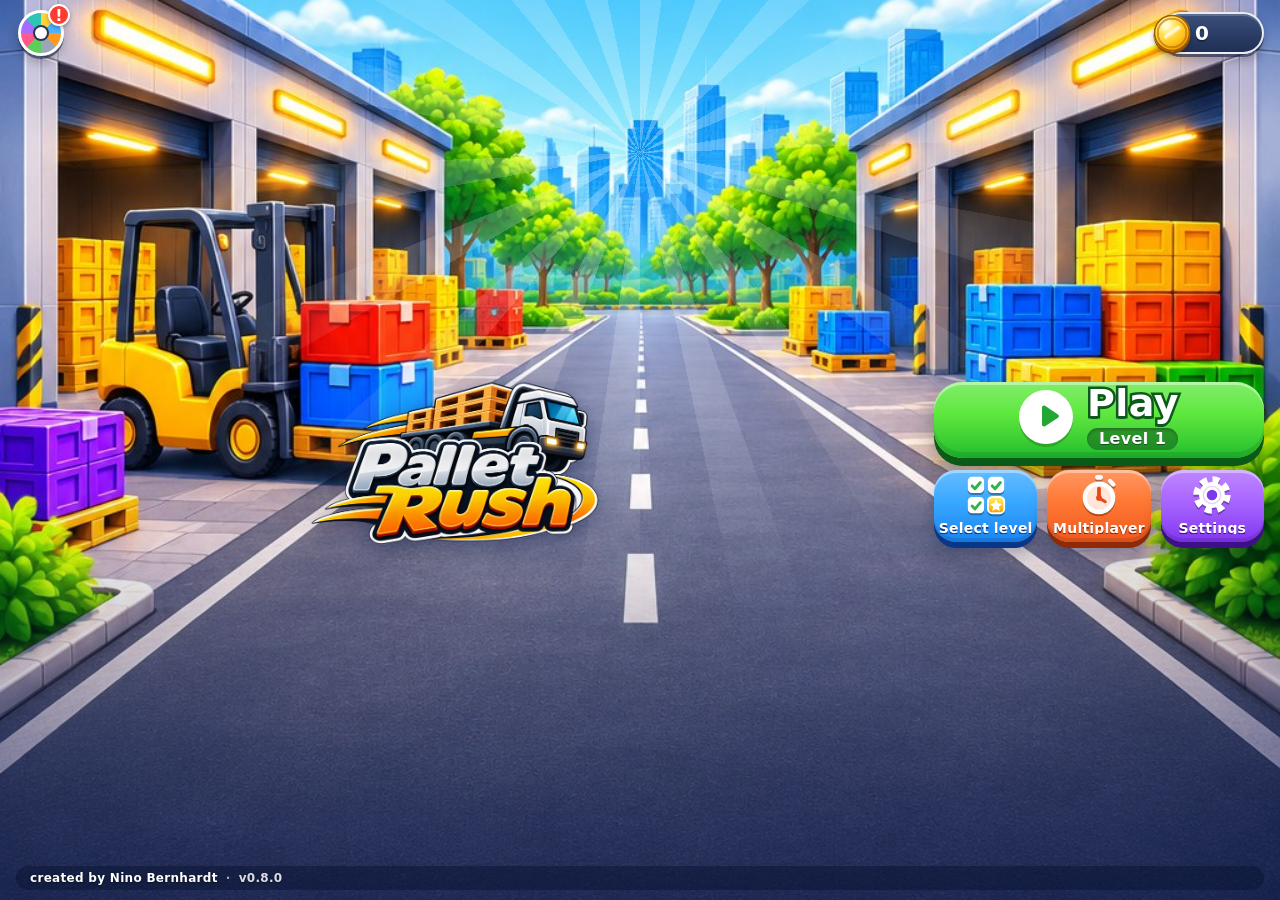
<file: index.html>
<!DOCTYPE html>
<html lang="de">
<head>
<meta charset="utf-8">
<meta name="viewport" content="width=device-width, initial-scale=1, maximum-scale=1, user-scalable=no, viewport-fit=cover">
<meta name="theme-color" content="#1f7fe0">
<meta name="apple-mobile-web-app-capable" content="yes">
<meta name="mobile-web-app-capable" content="yes">
<meta name="apple-mobile-web-app-status-bar-style" content="black">
<meta name="apple-mobile-web-app-title" content="Pallet Rush">
<meta name="format-detection" content="telephone=no">
<title>Pallet Rush</title>
<link rel="manifest" href="manifest.webmanifest">
<link rel="icon" href="assets/favicon-64.png" type="image/png">
<link rel="apple-touch-icon" href="assets/apple-touch-icon.png">
<link rel="preload" href="assets/menu-bg3.jpg" as="image">
<link rel="preload" href="assets/logo.png" as="image">
<link rel="stylesheet" href="css/style.css">
</head>
<body class="booting">
<!-- Symbol-Bibliothek (Icons). Nicht display:none, sonst gehen Verläufe in Chrome verloren. -->
<svg class="svg-defs" aria-hidden="true" focusable="false" xmlns="http://www.w3.org/2000/svg">
  <defs>
    <linearGradient id="g-yellow" x1="0" y1="0" x2="0" y2="1"><stop offset="0" stop-color="#fff176"/><stop offset=".45" stop-color="#ffd02a"/><stop offset="1" stop-color="#f59e00"/></linearGradient>
    <linearGradient id="g-orange" x1="0" y1="0" x2="0" y2="1"><stop offset="0" stop-color="#ffcc66"/><stop offset=".5" stop-color="#ff9a1f"/><stop offset="1" stop-color="#ef6c00"/></linearGradient>
    <linearGradient id="g-red" x1="0" y1="0" x2="0" y2="1"><stop offset="0" stop-color="#ff8a80"/><stop offset=".5" stop-color="#f4433c"/><stop offset="1" stop-color="#c62828"/></linearGradient>
    <linearGradient id="g-blue" x1="0" y1="0" x2="0" y2="1"><stop offset="0" stop-color="#82c8ff"/><stop offset=".5" stop-color="#2e8cf5"/><stop offset="1" stop-color="#1559c4"/></linearGradient>
    <linearGradient id="g-green" x1="0" y1="0" x2="0" y2="1"><stop offset="0" stop-color="#a5f07a"/><stop offset=".5" stop-color="#3fc84a"/><stop offset="1" stop-color="#1e9332"/></linearGradient>
    <linearGradient id="g-purple" x1="0" y1="0" x2="0" y2="1"><stop offset="0" stop-color="#d7a6ff"/><stop offset=".5" stop-color="#9b4dff"/><stop offset="1" stop-color="#6a1fd1"/></linearGradient>
    <linearGradient id="g-steel" x1="0" y1="0" x2="0" y2="1"><stop offset="0" stop-color="#c3d3e2"/><stop offset="1" stop-color="#6f88a3"/></linearGradient>
    <linearGradient id="g-dark" x1="0" y1="0" x2="0" y2="1"><stop offset="0" stop-color="#5a6b82"/><stop offset="1" stop-color="#2a3446"/></linearGradient>
    <linearGradient id="g-door" x1="0" y1="0" x2="0" y2="1"><stop offset="0" stop-color="#ffe08a"/><stop offset="1" stop-color="#ff9800"/></linearGradient>
    <linearGradient id="g-wood" x1="0" y1="0" x2="0" y2="1"><stop offset="0" stop-color="#e2a861"/><stop offset="1" stop-color="#a7642a"/></linearGradient>
    <linearGradient id="g-glass" x1="0" y1="0" x2="1" y2="1"><stop offset="0" stop-color="#e8f8ff"/><stop offset=".5" stop-color="#8fd6ff"/><stop offset="1" stop-color="#3a9be8"/></linearGradient>
    <radialGradient id="g-tire" cx=".4" cy=".35" r=".7"><stop offset="0" stop-color="#5b6577"/><stop offset="1" stop-color="#151a24"/></radialGradient>
    <pattern id="p-hazard" width="8" height="8" patternUnits="userSpaceOnUse" patternTransform="rotate(45)"><rect width="8" height="8" fill="#ffd21f"/><rect width="4" height="8" fill="#232a36"/></pattern>
  </defs>

  <!-- Extra-Rampe: Ladetor mit grünem Plus -->
  <symbol id="i-ramp" viewBox="0 0 64 64">
    <path d="M5 20 32 6l27 14v36H5z" fill="url(#g-steel)" stroke="#1d2b4f" stroke-width="2.5" stroke-linejoin="round"/>
    <path d="M5 20 32 6l27 14" fill="none" stroke="#e9f1f8" stroke-width="1.5" stroke-linejoin="round" transform="translate(0 2.5)" opacity=".8"/>
    <rect x="13" y="23" width="38" height="31" rx="2" fill="#2a3446" stroke="#1d2b4f" stroke-width="2"/>
    <rect x="15.5" y="25.5" width="33" height="22" fill="url(#g-door)"/>
    <g stroke="#d97700" stroke-width="1.6" opacity=".85"><path d="M15.5 30h33M15.5 34.5h33M15.5 39h33M15.5 43.5h33"/></g>
    <rect x="15.5" y="25.5" width="33" height="3" fill="#fff" opacity=".45"/>
    <rect x="28" y="44" width="8" height="2.4" rx="1.2" fill="#8a4b00"/>
    <rect x="13" y="49" width="38" height="7" fill="url(#p-hazard)" stroke="#1d2b4f" stroke-width="2"/>
    <rect x="7.5" y="40" width="5" height="12" rx="1.5" fill="#232a36"/>
    <rect x="51.5" y="40" width="5" height="12" rx="1.5" fill="#232a36"/>
    <circle cx="47" cy="17" r="12.5" fill="url(#g-green)" stroke="#fff" stroke-width="3"/>
    <circle cx="47" cy="17" r="14" fill="none" stroke="#1d2b4f" stroke-width="1.5"/>
    <path d="M47 10.5v13M40.5 17h13" stroke="#fff" stroke-width="4.2" stroke-linecap="round"/>
    <ellipse cx="43" cy="11.5" rx="5" ry="2.4" fill="#fff" opacity=".45"/>
  </symbol>

  <!-- Umsortieren: zwei Bogenpfeile um bunte Palettenkisten -->
  <symbol id="i-shuffle" viewBox="0 0 64 64">
    <rect x="16" y="40" width="32" height="5" rx="1.2" fill="url(#g-wood)" stroke="#1d2b4f" stroke-width="1.8"/>
    <rect x="16.5" y="27" width="10" height="13" rx="2" fill="url(#g-red)" stroke="#1d2b4f" stroke-width="1.8"/>
    <rect x="27" y="22" width="10" height="18" rx="2" fill="url(#g-yellow)" stroke="#1d2b4f" stroke-width="1.8"/>
    <rect x="37.5" y="27" width="10" height="13" rx="2" fill="url(#g-blue)" stroke="#1d2b4f" stroke-width="1.8"/>
    <g fill="#fff" opacity=".55"><rect x="18.5" y="29" width="6" height="2" rx="1"/><rect x="29" y="24" width="6" height="2" rx="1"/><rect x="39.5" y="29" width="6" height="2" rx="1"/></g>
    <!-- Pfeil 1 (oben, orange) -->
    <path d="M9 37C8 17 33 6 50 17" fill="none" stroke="#1d2b4f" stroke-width="9" stroke-linecap="round"/>
    <path d="M58.5 24.5 45 23.5 55 11z" fill="#1d2b4f" stroke="#1d2b4f" stroke-width="3.5" stroke-linejoin="round"/>
    <path d="M9 37C8 17 33 6 50 17" fill="none" stroke="url(#g-orange)" stroke-width="5" stroke-linecap="round"/>
    <path d="M58.5 24.5 45 23.5 55 11z" fill="#ff9a1f"/>
    <path d="M11 30C13 18 28 10 42 12" fill="none" stroke="#fff" stroke-width="1.6" stroke-linecap="round" opacity=".7"/>
    <!-- Pfeil 2 (unten, blau) -->
    <path d="M55 27C56 47 31 58 14 47" fill="none" stroke="#1d2b4f" stroke-width="9" stroke-linecap="round"/>
    <path d="M5.5 39.5 19 40.5 9 53z" fill="#1d2b4f" stroke="#1d2b4f" stroke-width="3.5" stroke-linejoin="round"/>
    <path d="M55 27C56 47 31 58 14 47" fill="none" stroke="url(#g-blue)" stroke-width="5" stroke-linecap="round"/>
    <path d="M5.5 39.5 19 40.5 9 53z" fill="#2e8cf5"/>
    <path d="M53 34C51 46 38 53 24 52" fill="none" stroke="#fff" stroke-width="1.6" stroke-linecap="round" opacity=".6"/>
  </symbol>

  <!-- Kran: gelber Ausleger mit Seil und Haken -->
  <symbol id="i-crane" viewBox="0 0 64 64">
    <rect x="4" y="55" width="26" height="6" rx="2" fill="url(#g-dark)" stroke="#1d2b4f" stroke-width="1.8"/>
    <path d="M13 56V19h9v37z" fill="url(#g-yellow)" stroke="#1d2b4f" stroke-width="2.2" stroke-linejoin="round"/>
    <path d="M13 22l9 7-9 7 9 7-9 7 9 6M22 22l-9 7M22 36l-9 7" fill="none" stroke="#c77800" stroke-width="1.5"/>
    <path d="M17.5 3 12 13h11z" fill="url(#g-yellow)" stroke="#1d2b4f" stroke-width="2" stroke-linejoin="round"/>
    <path d="M17.5 4 3 13M17.5 4 56 13" stroke="#1d2b4f" stroke-width="1.4"/>
    <rect x="1.5" y="12" width="9" height="9" rx="1.5" fill="url(#g-steel)" stroke="#1d2b4f" stroke-width="1.8"/>
    <path d="M6 13h55v6H6z" fill="url(#g-yellow)" stroke="#1d2b4f" stroke-width="2.2" stroke-linejoin="round"/>
    <path d="M11 13l3 6 3-6 3 6 3-6 3 6 3-6 3 6 3-6 3 6 3-6 3 6 3-6 3 6 3-6 3 6 3-6" fill="none" stroke="#c77800" stroke-width="1.3"/>
    <rect x="10" y="20" width="15" height="10" rx="2" fill="url(#g-orange)" stroke="#1d2b4f" stroke-width="2"/>
    <rect x="17" y="22" width="6" height="5" rx="1" fill="url(#g-glass)"/>
    <rect x="44" y="18" width="8" height="4" rx="1" fill="#2a3446"/>
    <path d="M47 22v18M49 22v18" stroke="#2a3446" stroke-width="1.3"/>
    <rect x="44.5" y="39" width="7" height="5" rx="1.5" fill="url(#g-red)" stroke="#1d2b4f" stroke-width="1.6"/>
    <path d="M48 44v4.5a5.2 5.2 0 1 1-6.2 5.1" fill="none" stroke="#1d2b4f" stroke-width="5" stroke-linecap="round"/>
    <path d="M48 44v4.5a5.2 5.2 0 1 1-6.2 5.1" fill="none" stroke="#cfd8e3" stroke-width="2.6" stroke-linecap="round"/>
    <rect x="7" y="14" width="50" height="1.4" fill="#fff" opacity=".55"/>
  </symbol>

  <!-- Gabelstapler mit Palette -->
  <symbol id="i-forklift" viewBox="0 0 64 64">
    <rect x="42" y="9" width="5" height="46" rx="1.5" fill="url(#g-dark)" stroke="#1d2b4f" stroke-width="1.8"/>
    <path d="M47 54h15" stroke="#1d2b4f" stroke-width="4.5" stroke-linecap="round"/>
    <path d="M47 54h15" stroke="#9fb0c2" stroke-width="2" stroke-linecap="round"/>
    <rect x="47" y="45" width="15" height="6" rx="1" fill="url(#g-wood)" stroke="#1d2b4f" stroke-width="1.6"/>
    <path d="M51 45v6M57.5 45v6" stroke="#8a4f1d" stroke-width="1.3"/>
    <rect x="48" y="30" width="13.5" height="15" rx="2" fill="url(#g-blue)" stroke="#1d2b4f" stroke-width="1.8"/>
    <path d="M54.75 30v15" stroke="#9ed2ff" stroke-width="1.6"/>
    <rect x="50" y="32" width="9" height="2" rx="1" fill="#fff" opacity=".55"/>
    <path d="M12 34 16 13h19l5 21" fill="none" stroke="#1d2b4f" stroke-width="5" stroke-linejoin="round"/>
    <path d="M12 34 16 13h19l5 21" fill="none" stroke="#56657a" stroke-width="2.4" stroke-linejoin="round"/>
    <path d="M18.5 32 22 23h9l3 9z" fill="url(#g-glass)" opacity=".85"/>
    <path d="M5 50V37q0-5 5-5h29q3 0 3 3v15z" fill="url(#g-yellow)" stroke="#1d2b4f" stroke-width="2.4" stroke-linejoin="round"/>
    <path d="M3 50V36q0-4 4-4h3v18z" fill="url(#g-orange)" stroke="#1d2b4f" stroke-width="2" stroke-linejoin="round"/>
    <rect x="8" y="34" width="30" height="2.4" rx="1.2" fill="#fff" opacity=".6"/>
    <rect x="14" y="39" width="22" height="3" rx="1.5" fill="url(#p-hazard)"/>
    <circle cx="14" cy="52" r="7.5" fill="url(#g-tire)" stroke="#1d2b4f" stroke-width="1.8"/>
    <circle cx="14" cy="52" r="3" fill="#ffd02a" stroke="#1d2b4f" stroke-width="1"/>
    <circle cx="34" cy="53" r="6.5" fill="url(#g-tire)" stroke="#1d2b4f" stroke-width="1.8"/>
    <circle cx="34" cy="53" r="2.6" fill="#ffd02a" stroke="#1d2b4f" stroke-width="1"/>
  </symbol>

  <!-- UI-Icons -->
  <symbol id="i-pause" viewBox="0 0 32 32"><rect x="8" y="7" width="5.5" height="18" rx="2"/><rect x="18.5" y="7" width="5.5" height="18" rx="2"/></symbol>
  <symbol id="i-restart" viewBox="0 0 32 32"><path d="M24.5 17.5A8.6 8.6 0 1 1 20.4 9" fill="none" stroke="currentColor" stroke-width="4" stroke-linecap="round"/><path d="M16.5 3.5 25 8.6l-8 5.1z" fill="currentColor" stroke="currentColor" stroke-width="1.5" stroke-linejoin="round"/></symbol>
  <symbol id="i-play" viewBox="0 0 32 32"><path d="M10 6.5c0-1.6 1.7-2.5 3-1.7l13 8.6c1.2.8 1.2 2.5 0 3.3l-13 8.6c-1.3.8-3-.1-3-1.7z"/></symbol>
  <symbol id="i-levels" viewBox="0 0 48 48">
    <rect x="5" y="5" width="17" height="17" rx="4.5" fill="#fff"/>
    <rect x="26" y="5" width="17" height="17" rx="4.5" fill="#fff"/>
    <rect x="5" y="26" width="17" height="17" rx="4.5" fill="#fff"/>
    <rect x="26" y="26" width="17" height="17" rx="4.5" fill="url(#g-yellow)" stroke="#fff" stroke-width="2"/>
    <path d="M34.5 28.8l1.9 3.9 4.3.6-3.1 3 .7 4.3-3.8-2-3.8 2 .7-4.3-3.1-3 4.3-.6z" fill="#fff"/>
    <path d="M9.5 14.5l3 3 5.5-6.5" fill="none" stroke="#2fb34a" stroke-width="3" stroke-linecap="round" stroke-linejoin="round"/>
    <path d="M30.5 14.5l3 3 5.5-6.5" fill="none" stroke="#2fb34a" stroke-width="3" stroke-linecap="round" stroke-linejoin="round"/>
    <path d="M9.5 35.5l3 3 5.5-6.5" fill="none" stroke="#2fb34a" stroke-width="3" stroke-linecap="round" stroke-linejoin="round"/>
  </symbol>
  <symbol id="i-duel" viewBox="0 0 48 48">
    <rect x="20" y="3" width="8" height="5" rx="2" fill="#fff"/>
    <path d="M35.5 9.5l3.5 3.5" stroke="#fff" stroke-width="4.5" stroke-linecap="round"/>
    <circle cx="24" cy="27" r="17" fill="#fff"/>
    <circle cx="24" cy="27" r="12.5" fill="#ffe6d6"/>
    <path d="M24 27V17.5" stroke="#e8471c" stroke-width="4" stroke-linecap="round"/>
    <path d="M24 27l6.5 4" stroke="#e8471c" stroke-width="3.2" stroke-linecap="round"/>
    <circle cx="24" cy="27" r="3" fill="#e8471c"/>
  </symbol>
  <symbol id="i-gear" viewBox="0 0 48 48">
    <circle cx="24" cy="24" r="15" fill="none" stroke="#fff" stroke-width="9" stroke-dasharray="6.6 5.18"/>
    <circle cx="24" cy="24" r="13.5" fill="#fff"/>
    <circle cx="24" cy="24" r="5.5" fill="#7c3aed"/>
    <circle cx="24" cy="24" r="9" fill="none" stroke="#e3d4ff" stroke-width="1.5"/>
  </symbol>
  <symbol id="i-phone" viewBox="0 0 64 64">
    <rect x="18" y="4" width="28" height="56" rx="6" fill="url(#g-blue)" stroke="#fff" stroke-width="3"/>
    <rect x="22" y="11" width="20" height="40" rx="2" fill="#e8f6ff"/>
    <circle cx="32" cy="55" r="2" fill="#fff"/>
    <rect x="25" y="34" width="6" height="6" rx="1" fill="#f4433c"/><rect x="33" y="34" width="6" height="6" rx="1" fill="#2fb34a"/><rect x="29" y="27" width="6" height="6" rx="1" fill="#ffc928"/>
  </symbol>
</svg>

<canvas id="game"></canvas>

<!-- Spiel-HUD -->
<div id="hud" class="hidden">
  <button id="btn-pause" class="icon-btn" aria-label="Menü"><svg class="ui-icon"><use href="#i-pause"/></svg></button>
  <div class="hud-center">
    <div id="hud-level" class="hud-level">Level 1</div>
    <div id="hud-progress" class="hud-progress" role="progressbar" aria-valuemin="0" aria-valuemax="100" aria-valuenow="0"><i></i></div>
    <div id="hud-duel" class="hud-duel hidden"><span class="hd-me"><i class="hd-clock"></i><b id="hud-time">0:00</b></span><span id="hud-opp" class="hd-opp"></span></div>
  </div>
  <div class="coins"><span class="coin"></span><span id="hud-coins">0</span></div>
  <button id="btn-restart" class="icon-btn" aria-label="Neu starten"><svg class="ui-icon"><use href="#i-restart"/></svg></button>
</div>
<div id="warn" class="warn hidden"></div>
<div id="level-banner" class="level-banner hidden" aria-live="polite"></div>
<div id="toast" class="toast hidden"></div>
<div id="countdown" class="countdown hidden" aria-live="assertive"></div>

<div id="boosters" class="hidden">
  <button class="booster" data-b="ramp"><span class="b-icon"><img src="assets/boosters/ramp.png" alt="" draggable="false"></span><span class="b-name" data-i18n="booster_ramp"></span><span class="b-count"></span></button>
  <button class="booster" data-b="shuffle"><span class="b-icon"><img src="assets/boosters/shuffle.png" alt="" draggable="false"></span><span class="b-name" data-i18n="booster_shuffle"></span><span class="b-count"></span></button>
  <button class="booster" data-b="crane"><span class="b-icon"><img src="assets/boosters/crane.png" alt="" draggable="false"></span><span class="b-name" data-i18n="booster_crane"></span><span class="b-count"></span></button>
  <button class="booster" data-b="forklift"><span class="b-icon"><img src="assets/boosters/forklift.png" alt="" draggable="false"></span><span class="b-name" data-i18n="booster_forklift"></span><span class="b-count"></span></button>
</div>

<!-- Hauptmenü -->
<div id="menu" class="screen menu-art">
  <div class="menu-fx" aria-hidden="true"><div class="bg"></div><div class="rays"></div><i class="spark s1"></i><i class="spark s2"></i><i class="spark s3"></i><i class="spark s4"></i><div class="shade"></div></div>
  <div class="menu-top">
    <button id="btn-wheel" class="wheel-btn" aria-label="Glücksrad"><span class="wheel-mini" aria-hidden="true"></span><span id="wheel-badge" class="wheel-badge hidden"></span></button>
    <div class="coins big"><span class="coin"></span><span id="menu-coins">0</span></div>
  </div>

  <div class="logo">
    <div class="sunburst" aria-hidden="true"></div>
    <img class="logo-img" src="assets/logo.png" alt="" aria-hidden="true" draggable="false">
    <svg class="logo-emblem" viewBox="0 0 240 124" aria-hidden="true">
      <g stroke-linecap="round">
        <path d="M6 58h34M14 74h28M4 90h32" stroke="#fff" stroke-width="7" opacity=".9"/>
      </g>
      <g stroke="#10306e" stroke-width="4" stroke-linejoin="round">
        <!-- Ladefläche -->
        <rect x="46" y="84" width="128" height="14" rx="4" fill="url(#g-dark)"/>
        <!-- Palette -->
        <rect x="54" y="74" width="112" height="10" rx="2" fill="url(#g-wood)"/>
        <!-- Kisten -->
        <rect x="56" y="40" width="34" height="34" rx="5" fill="url(#g-red)"/>
        <rect x="93" y="40" width="34" height="34" rx="5" fill="url(#g-blue)"/>
        <rect x="130" y="40" width="34" height="34" rx="5" fill="url(#g-green)"/>
        <rect x="74" y="8" width="34" height="32" rx="5" fill="url(#g-yellow)"/>
        <rect x="111" y="8" width="34" height="32" rx="5" fill="url(#g-purple)"/>
        <!-- Fahrerhaus -->
        <path d="M176 98V48q0-10 10-10h20q7 0 11 6l13 20q4 6 4 13v21z" fill="url(#g-orange)"/>
        <path d="M188 50h17l11 17h-28z" fill="url(#g-glass)" stroke-width="3"/>
        <!-- Räder -->
        <circle cx="80" cy="100" r="14" fill="url(#g-tire)"/>
        <circle cx="140" cy="100" r="14" fill="url(#g-tire)"/>
        <circle cx="204" cy="100" r="14" fill="url(#g-tire)"/>
      </g>
      <g fill="#fff" opacity=".55">
        <rect x="61" y="45" width="24" height="4" rx="2"/><rect x="98" y="45" width="24" height="4" rx="2"/><rect x="135" y="45" width="24" height="4" rx="2"/>
        <rect x="79" y="13" width="24" height="4" rx="2"/><rect x="116" y="13" width="24" height="4" rx="2"/>
        <rect x="182" y="44" width="16" height="3" rx="1.5"/>
      </g>
      <g stroke="#10306e" stroke-width="2" opacity=".35"><path d="M73 42v30M110 42v30M147 42v30M91 10v28M128 10v28"/></g>
      <g fill="#dfe7ef"><circle cx="80" cy="100" r="5"/><circle cx="140" cy="100" r="5"/><circle cx="204" cy="100" r="5"/></g>
      <rect x="226" y="80" width="8" height="7" rx="2" fill="#fff59d" stroke="#10306e" stroke-width="2"/>
      <path d="M190 80h20" stroke="#10306e" stroke-width="3" stroke-linecap="round" opacity=".5"/>
    </svg>
    <h1 class="logo-title sr-only-art" aria-label="Pallet Rush">
      <span class="lw lw1" data-text="Pallet">Pallet</span>
      <span class="lw lw2" data-text="Rush">Rush</span>
    </h1>
  </div>

  <div class="menu-actions">
    <button id="btn-play" class="play-btn">
      <span class="play-ico"><svg><use href="#i-play"/></svg></span>
      <span class="play-text"><span class="play-label" data-i18n="play"></span><small id="play-level">Level 1</small></span>
    </button>
    <div class="menu-row">
      <button id="btn-levels" class="tile-btn tile-blue"><span class="tile-ico"><svg viewBox="0 0 48 48"><use href="#i-levels"/></svg></span><span class="tile-label" data-i18n="levels"></span></button>
      <button id="btn-duel" class="tile-btn tile-orange"><span class="tile-ico"><svg viewBox="0 0 48 48"><use href="#i-duel"/></svg></span><span class="tile-label" data-i18n="duel"></span></button>
      <button id="btn-settings" class="tile-btn tile-purple"><span class="tile-ico"><svg viewBox="0 0 48 48"><use href="#i-gear"/></svg></span><span class="tile-label" data-i18n="settingsShort"></span></button>
    </div>
  </div>

  <div class="menu-foot">
    <span data-i18n="credit"></span><span class="dot">·</span><span id="version" class="version"></span>
  </div>
</div>

<!-- Dialog -->
<div id="modal" class="modal hidden">
  <div class="panel" id="modal-panel"></div>
</div>

<!-- Überblendung zwischen Menü und Spiel -->
<div id="fader" class="fader" aria-hidden="true"></div>

<!-- Ladebildschirm -->
<div id="splash" class="splash">
  <img class="splash-logo" src="assets/logo.png" alt="Pallet Rush" draggable="false">
  <div class="splash-bar"><i id="splash-fill"></i></div>
  <div id="splash-text" class="splash-text">Lädt …</div>
</div>

<!-- Hochformat-Hinweis (nur Querformat auf kleinen Geräten, per CSS) -->
<div id="rotate" aria-hidden="true">
  <svg class="rotate-phone" viewBox="0 0 64 64"><use href="#i-phone"/></svg>
  <div class="rotate-text">Bitte Gerät drehen<small>Please rotate your device</small></div>
</div>

<script type="module" src="js/main.js"></script>
</body>
</html>
</file>
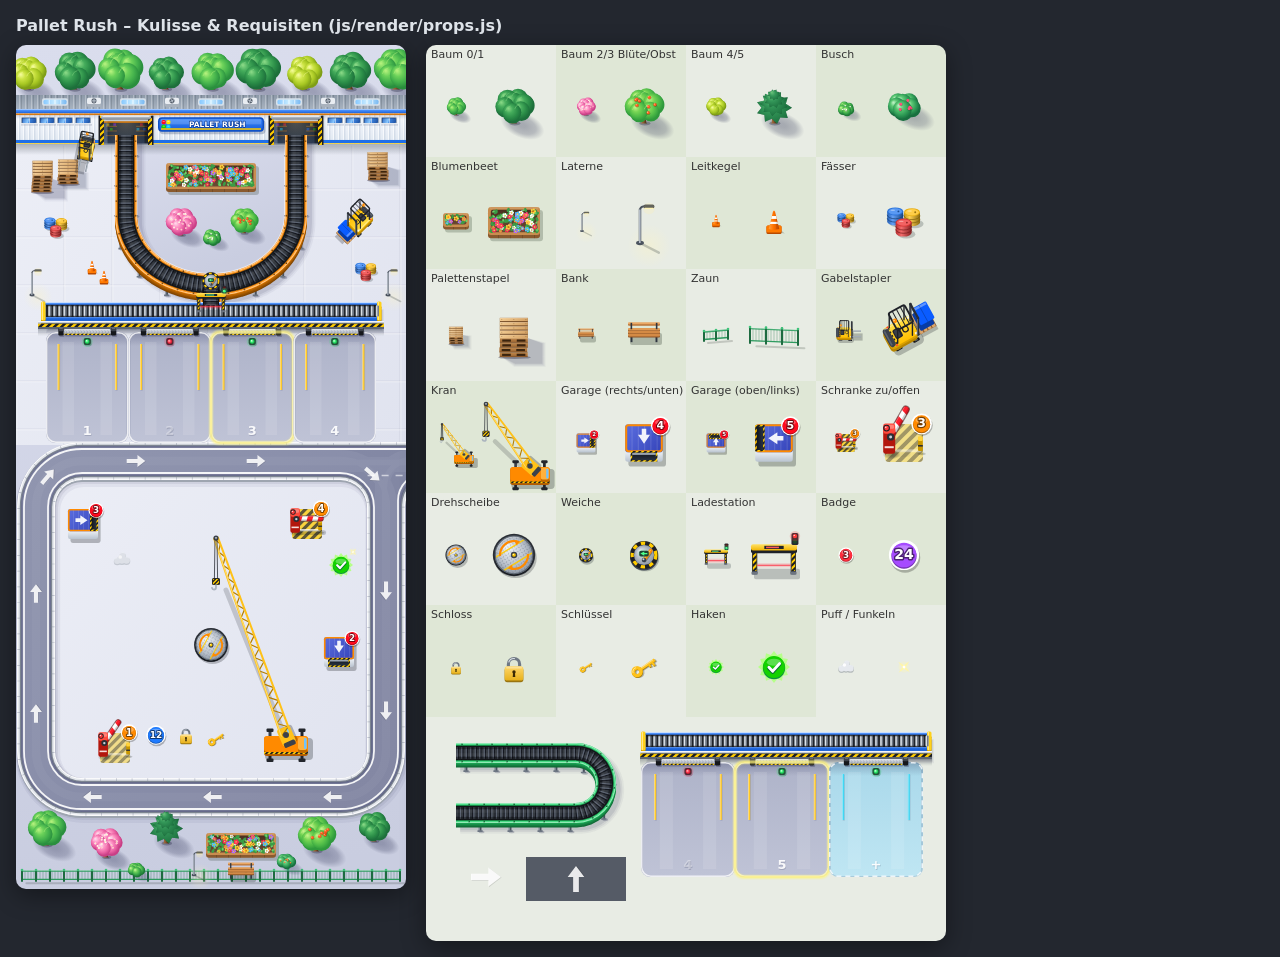
<file: tools/gallery-props.html>
<!DOCTYPE html>
<html lang="de">
<head>
<meta charset="utf-8">
<meta name="viewport" content="width=device-width, initial-scale=1">
<title>Pallet Rush – Requisiten-Galerie</title>
<style>
  body { margin: 0; padding: 16px; background: #23272f; color: #dfe4ea; font: 13px system-ui, sans-serif; }
  .wrap { display: flex; gap: 20px; align-items: flex-start; flex-wrap: wrap; }
  canvas { display: block; border-radius: 10px; box-shadow: 0 6px 24px rgba(0,0,0,0.4); }
  h1 { font-size: 16px; margin: 0 0 10px; }
</style>
</head>
<body>
<h1>Pallet Rush – Kulisse &amp; Requisiten (js/render/props.js)</h1>
<div class="wrap">
  <canvas id="scene"></canvas>
  <canvas id="strip"></canvas>
</div>
<script type="module" src="./gallery-props.js"></script>
</body>
</html>
</file>
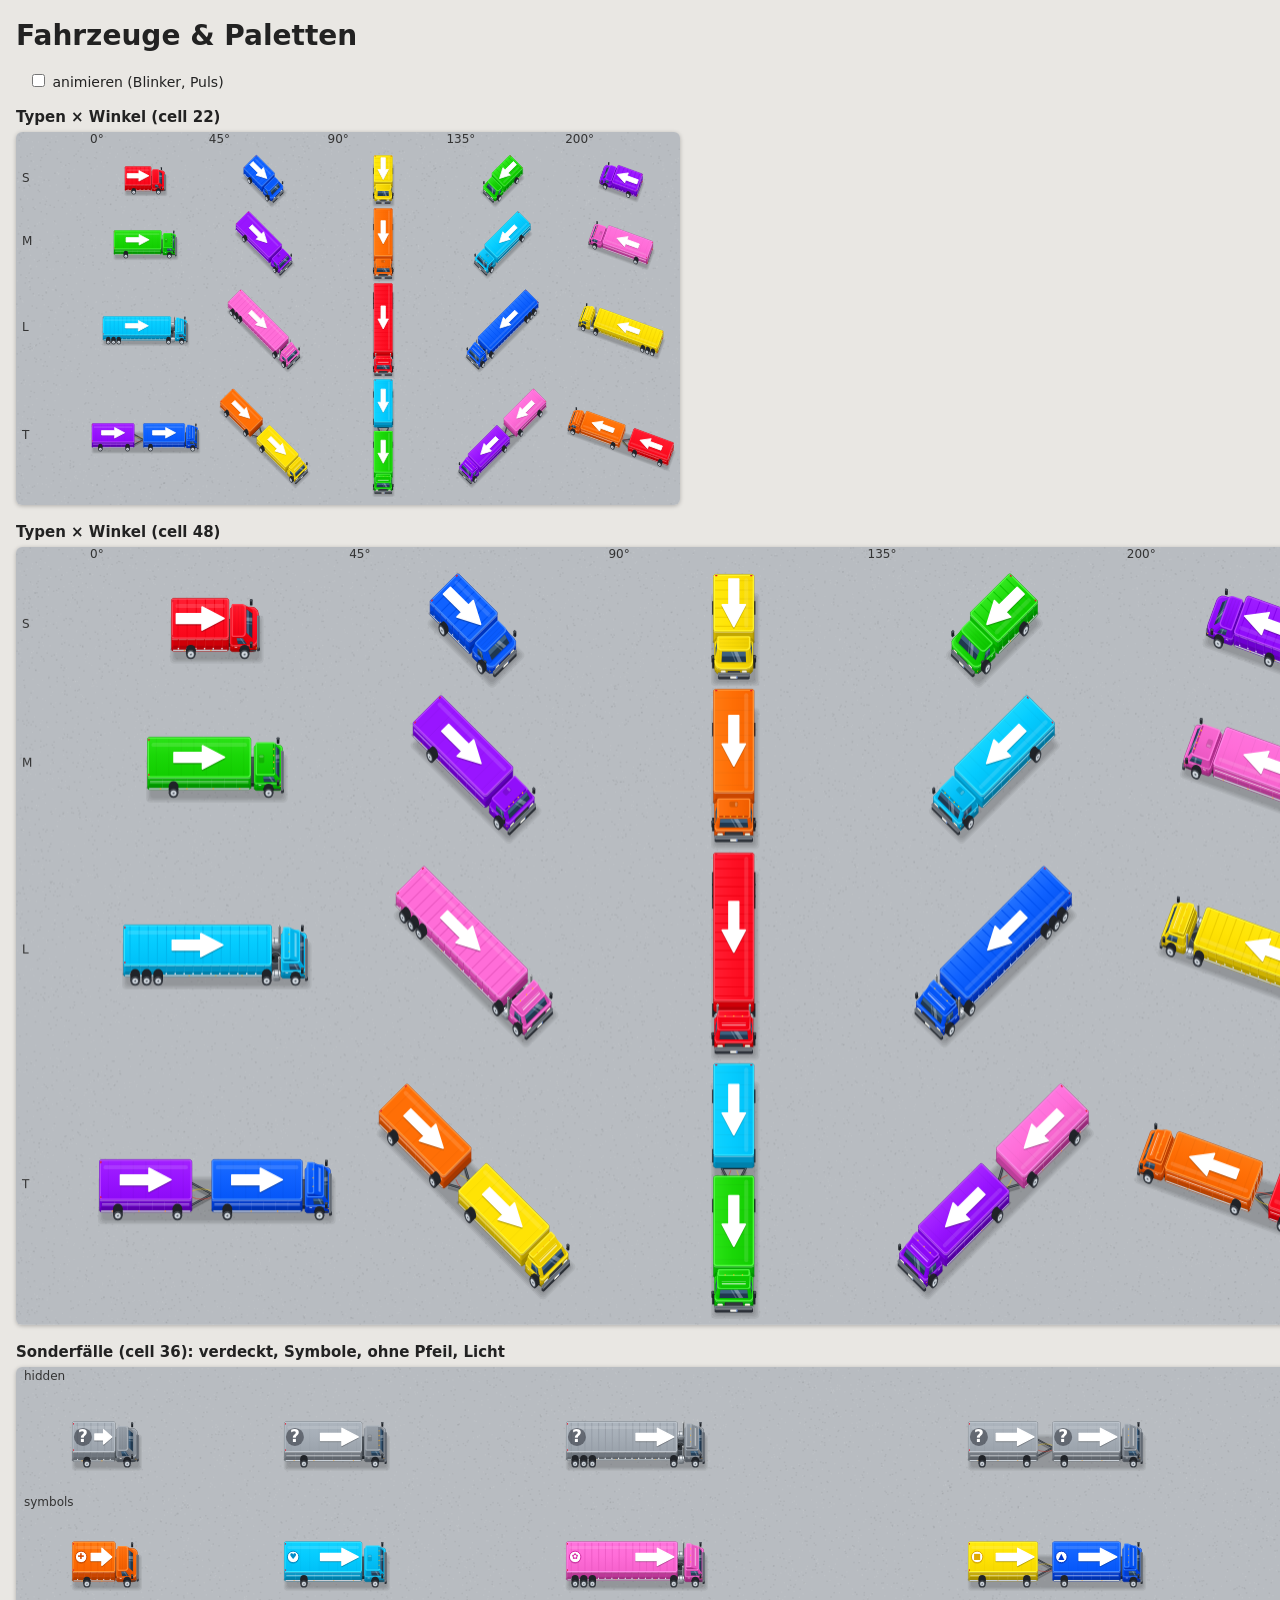
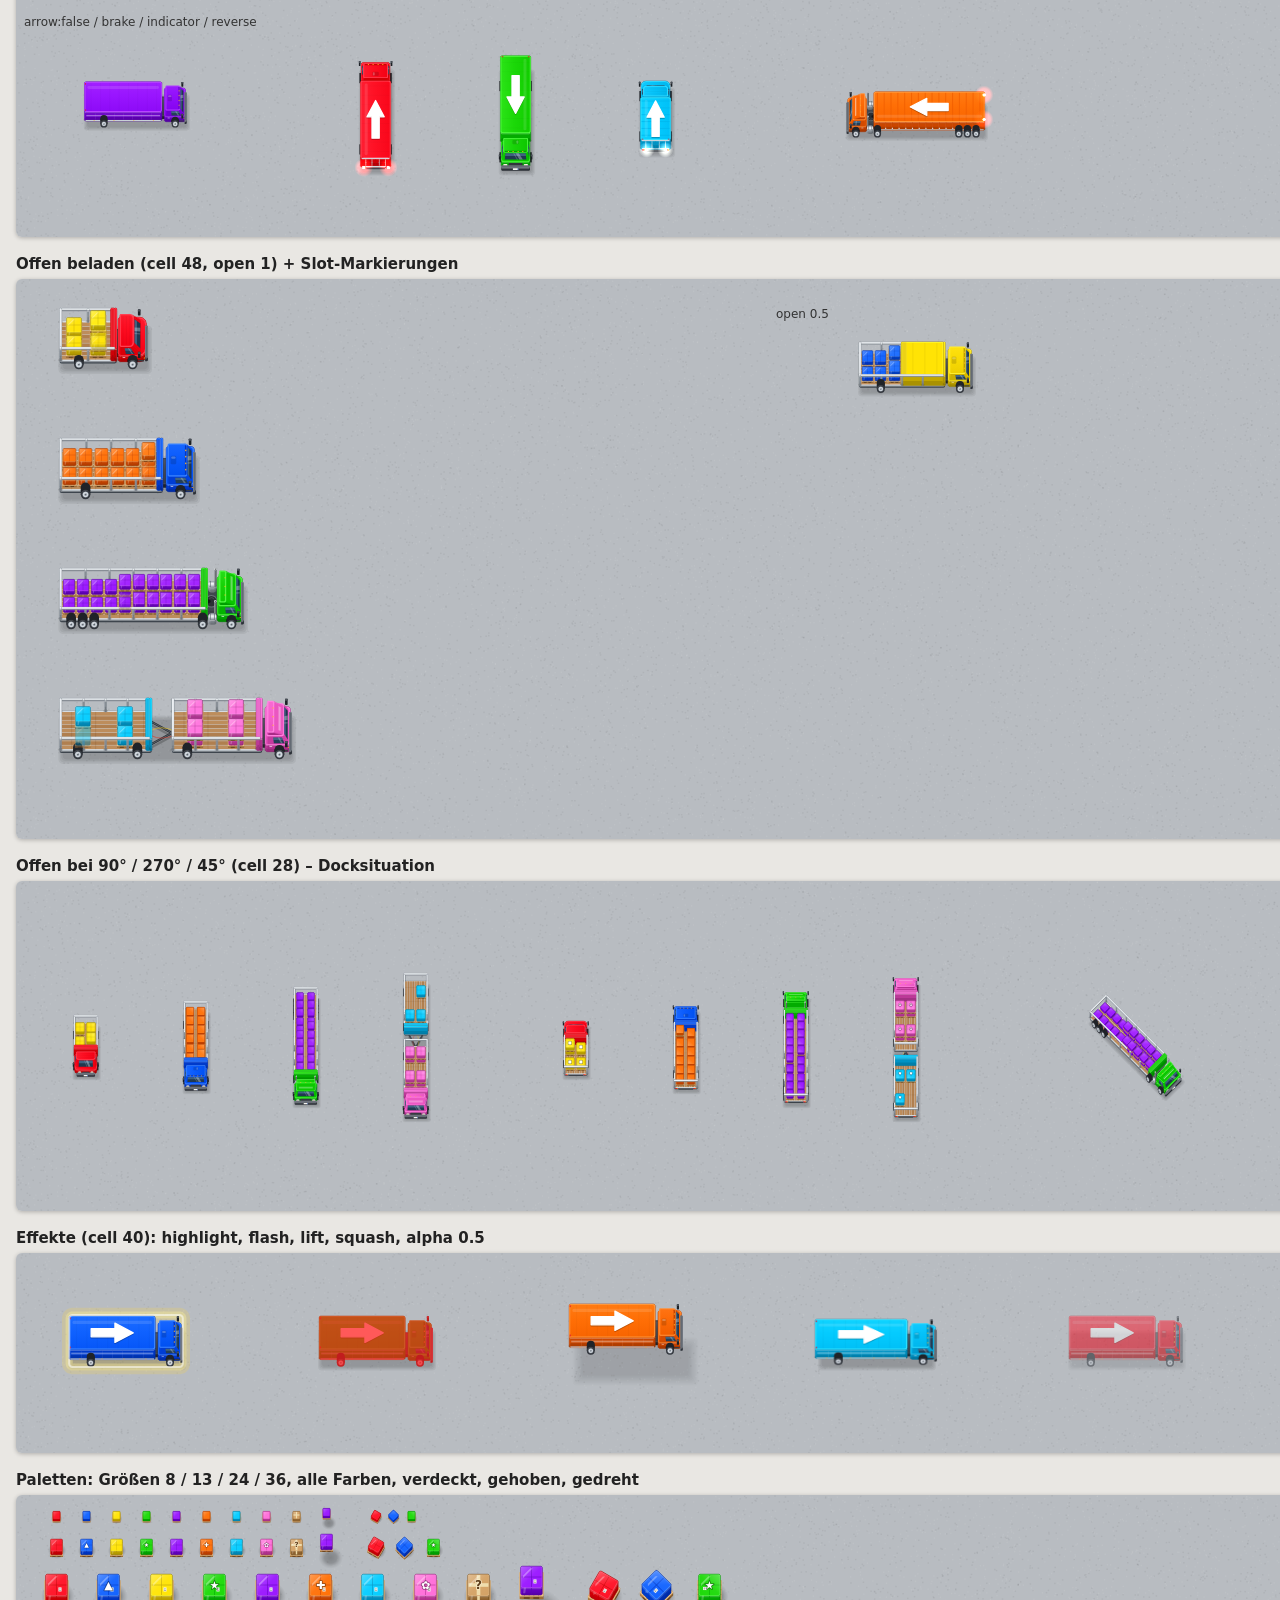
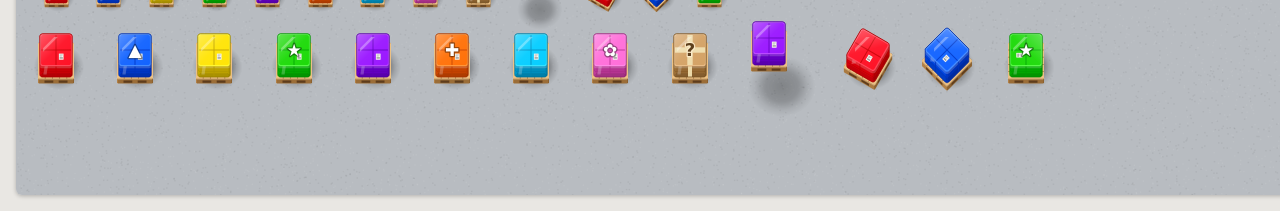
<file: tools/gallery-vehicles.html>
<!DOCTYPE html>
<html lang="de">
<head>
<meta charset="utf-8">
<title>Pallet Rush – Fahrzeug-Galerie</title>
<style>
  body { font: 14px system-ui, sans-serif; margin: 16px; background: #e9e7e3; color: #222; }
  h2 { font-size: 15px; margin: 18px 0 6px; }
  canvas { display: block; border-radius: 6px; box-shadow: 0 1px 4px rgba(0,0,0,0.25); }
  label { margin-left: 12px; }
</style>
</head>
<body>
<h1>Fahrzeuge &amp; Paletten</h1>
<label><input type="checkbox" id="anim"> animieren (Blinker, Puls)</label>
<div id="out"></div>
<script type="module" src="gallery-vehicles.js"></script>
</body>
</html>
</file>
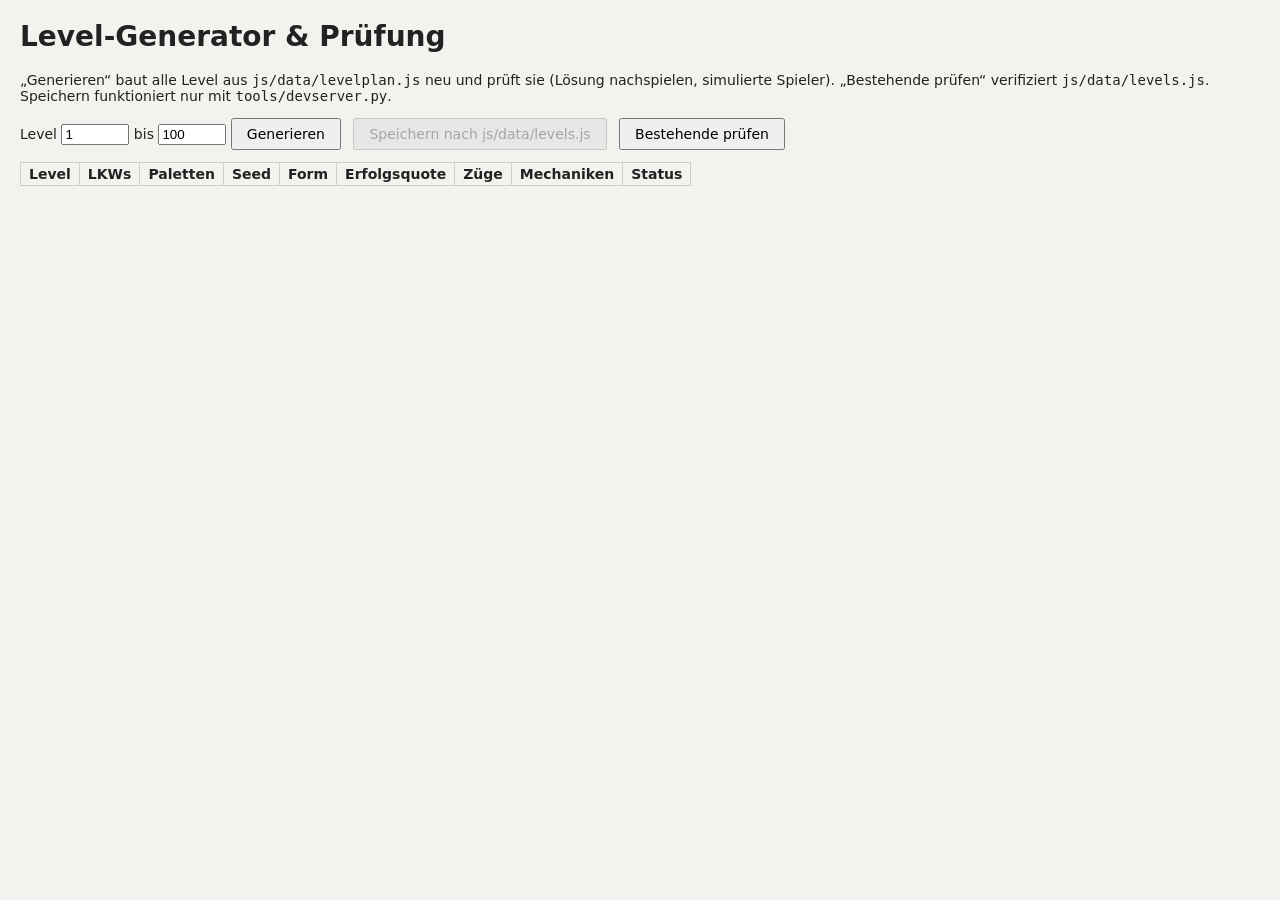
<file: tools/levelgen.html>
<!DOCTYPE html>
<html lang="de">
<head>
<meta charset="utf-8">
<title>Pallet Rush – Level-Generator</title>
<style>
  body { font: 14px system-ui, sans-serif; margin: 20px; background: #f4f2ee; color: #222; }
  button { font: inherit; padding: 6px 14px; margin-right: 8px; }
  table { border-collapse: collapse; margin-top: 12px; }
  td, th { border: 1px solid #ccc; padding: 3px 8px; text-align: right; }
  .bad { color: #b00; font-weight: bold; }
  .ok { color: #070; }
  #log { white-space: pre-wrap; font-family: monospace; margin-top: 10px; }
</style>
</head>
<body>
<h1>Level-Generator &amp; Prüfung</h1>
<p>„Generieren“ baut alle Level aus <code>js/data/levelplan.js</code> neu und prüft sie (Lösung nachspielen, simulierte Spieler).
„Bestehende prüfen“ verifiziert <code>js/data/levels.js</code>. Speichern funktioniert nur mit <code>tools/devserver.py</code>.</p>
Level <input id="from" type="number" value="1" style="width:60px"> bis <input id="to" type="number" value="100" style="width:60px">
<button id="gen">Generieren</button>
<button id="save" disabled>Speichern nach js/data/levels.js</button>
<button id="check">Bestehende prüfen</button>
<div id="log"></div>
<table id="tbl"><thead><tr><th>Level</th><th>LKWs</th><th>Paletten</th><th>Seed</th><th>Form</th><th>Erfolgsquote</th><th>Züge</th><th>Mechaniken</th><th>Status</th></tr></thead><tbody></tbody></table>
<script type="module" src="levelgen.js"></script>
</body>
</html>
</file>
<file: css/style.css>
/* =========================================================
   Pallet Rush – Oberfläche
   Reines CSS, keine externen Schriften/Assets (offline-fähig).
   ========================================================= */
:root {
  --font: "Arial Rounded MT Bold", "Avenir Next", "Nunito", "Segoe UI", system-ui, -apple-system, Roboto, sans-serif;
  --ink: #1d2b4f;
  --ink-soft: #4a5878;
  --muted: #7d89a6;
  --navy: #10306e;
  --panel: #ffffff;
  --cream: #fff8e8;
  --accent: #ffc928;
  --accent-dark: #d48a00;
  --blue: #2e8cf5;
  --blue-dark: #1559c4;
  --green: #3fc84a;
  --green-dark: #1c8a2e;
  --red: #f4433c;
  --safe-top: env(safe-area-inset-top, 0px);
  --safe-bottom: env(safe-area-inset-bottom, 0px);
  --safe-left: env(safe-area-inset-left, 0px);
  --safe-right: env(safe-area-inset-right, 0px);
  /* iOS-Homescreen-App: Lücke zwischen Fensterhöhe und echtem Bildschirm (wird in main.js gemessen) */
  --vgap: 0px;
  /* Kleine Bilder als Daten-URI (Schloss, Haken) */
  --lock: url("data:image/svg+xml,%3Csvg xmlns='http://www.w3.org/2000/svg' viewBox='0 0 24 24'%3E%3Cpath d='M7 10V7.5a5 5 0 0 1 10 0V10' fill='none' stroke='%231d2b4f' stroke-width='5'/%3E%3Cpath d='M7 10V7.5a5 5 0 0 1 10 0V10' fill='none' stroke='%23cfd8e3' stroke-width='2.4'/%3E%3Crect x='4' y='9.5' width='16' height='13' rx='3' fill='%23ffc928' stroke='%231d2b4f' stroke-width='1.8'/%3E%3Crect x='5.5' y='11' width='13' height='3' rx='1.5' fill='%23fff3a8'/%3E%3Ccircle cx='12' cy='16' r='1.9' fill='%231d2b4f'/%3E%3Cpath d='M12 16.5v3' stroke='%231d2b4f' stroke-width='1.8' stroke-linecap='round'/%3E%3C/svg%3E");
  --check: url("data:image/svg+xml,%3Csvg xmlns='http://www.w3.org/2000/svg' viewBox='0 0 24 24'%3E%3Cpath d='M6 12.5l4 4 8-9' fill='none' stroke='%23fff' stroke-width='3.6' stroke-linecap='round' stroke-linejoin='round'/%3E%3C/svg%3E");
  --warn-ico: url("data:image/svg+xml,%3Csvg xmlns='http://www.w3.org/2000/svg' viewBox='0 0 24 24'%3E%3Cpath d='M12 2.5 23 21.5H1z' fill='%23fff' stroke='%23fff' stroke-width='2' stroke-linejoin='round'/%3E%3Cpath d='M12 5.5 20.5 20h-17z' fill='%23ff6d00'/%3E%3Cpath d='M12 10v5' stroke='%23fff' stroke-width='2.6' stroke-linecap='round'/%3E%3Ccircle cx='12' cy='17.6' r='1.4' fill='%23fff'/%3E%3C/svg%3E");
}

* { box-sizing: border-box; -webkit-tap-highlight-color: transparent; }

html, body {
  margin: 0;
  height: 100%;
  overflow: hidden;
  color: var(--ink);
  font-family: var(--font);
  font-weight: 700;
  touch-action: none;
  overscroll-behavior: none;
  user-select: none;
  -webkit-user-select: none;
  -webkit-touch-callout: none;
  -webkit-font-smoothing: antialiased;
  text-rendering: optimizeLegibility;
}
/* Farbiger Hintergrund hinter der Leinwand (falls diese leer/transparent ist) */
html {
  background: #3aa6f5;
}
body {
  background:
    radial-gradient(ellipse 140% 55% at 50% 108%, #7fd957 0 48%, #4cb846 62%, transparent 63%),
    radial-gradient(circle at 18% 22%, rgba(255,255,255,0.55) 0 7%, transparent 8%),
    radial-gradient(circle at 26% 20%, rgba(255,255,255,0.5) 0 6%, transparent 7%),
    radial-gradient(circle at 80% 34%, rgba(255,255,255,0.45) 0 6%, transparent 7%),
    linear-gradient(180deg, #1f7fe0 0%, #3aa6f5 30%, #8fd8ff 62%, #d8f4ff 78%);
}

.svg-defs { position: absolute; width: 0; height: 0; overflow: hidden; pointer-events: none; }

canvas#game {
  position: fixed;
  inset: 0;
  width: 100vw;
  height: 100vh;
  height: 100dvh;
  display: block;
}

.hidden { display: none !important; }

button {
  font: inherit;
  color: inherit;
  border: none;
  background: none;
  padding: 0;
  cursor: pointer;
  touch-action: manipulation;
  -webkit-user-select: none;
  user-select: none;
}
button:focus { outline: none; }
button:focus-visible { outline: 3px solid #fff; outline-offset: 3px; }
svg { display: block; }

/* =========================================================
   Münze (wird auch von JS in Dialogen erzeugt: .coin, .coin.small)
   ========================================================= */
.coin {
  position: relative;
  display: inline-block;
  flex: none;
  width: 22px; height: 22px;
  border-radius: 50%;
  vertical-align: middle;
  background:
    radial-gradient(circle at 50% 50%, transparent 0 50%, rgba(178,102,0,0.55) 52% 58%, transparent 60%),
    radial-gradient(circle at 34% 28%, #fffbd0 0 8%, #ffe35a 26%, #ffc21a 55%, #e88f00 82%, #b86600 100%);
  box-shadow: inset 0 0 0 1.5px #a35a00, 0 2px 0 #8a4a00, 0 3px 4px rgba(0,0,0,0.25);
}
.coin::after {
  content: '';
  position: absolute;
  left: 30%; top: 28%;
  width: 40%; height: 44%;
  border-radius: 3px;
  background: linear-gradient(135deg, rgba(255,255,255,0.0) 30%, rgba(255,255,255,0.9) 45%, rgba(255,255,255,0) 60%);
  transform: rotate(10deg);
}
.coin.small { width: 12px; height: 12px; box-shadow: inset 0 0 0 1px #a35a00, 0 1px 0 #8a4a00; }

/* Münz-Pille */
.coins {
  display: inline-flex; align-items: center; gap: 7px;
  min-width: 78px;
  height: 36px;
  padding: 0 14px 0 6px;
  border-radius: 999px;
  color: #fff;
  font-size: 17px;
  font-weight: 900;
  letter-spacing: 0.3px;
  text-shadow: 0 2px 0 rgba(0,0,0,0.35);
  background: linear-gradient(180deg, #3a4f7a 0%, #1f2f55 100%);
  border: 2px solid rgba(255,255,255,0.9);
  box-shadow: 0 3px 0 rgba(10,25,60,0.55), 0 6px 12px rgba(0,0,0,0.25), inset 0 2px 0 rgba(255,255,255,0.18);
}
.coins .coin { width: 26px; height: 26px; margin-left: -10px; transform: scale(1.15); }
.coins.big { height: 42px; font-size: 20px; padding: 0 18px 0 8px; min-width: 104px; }
.coins.big .coin { width: 32px; height: 32px; margin-left: -14px; }

/* =========================================================
   HAUPTMENÜ
   ========================================================= */
.screen {
  position: fixed; inset: 0;
  z-index: 10;
  display: flex; flex-direction: column; align-items: center;
  padding: calc(var(--safe-top) + 12px) calc(var(--safe-right) + 16px) calc(var(--safe-bottom) + 10px) calc(var(--safe-left) + 16px);
  /* Fast transparent: die animierte Hof-Szene auf der Leinwand scheint durch */
  background:
    linear-gradient(180deg, rgba(8,40,110,0.55) 0%, rgba(8,40,110,0.18) 22%, rgba(8,40,110,0) 38%),
    linear-gradient(0deg, rgba(10,24,70,0.72) 0%, rgba(10,24,70,0.35) 22%, rgba(10,24,70,0) 42%),
    radial-gradient(ellipse 90% 45% at 50% 30%, rgba(255,240,170,0.28), transparent 70%);
  overflow: hidden;
}
.menu-top {
  align-self: stretch;
  display: flex; justify-content: space-between; align-items: center;
  min-height: 46px;
  animation: dropIn 0.6s cubic-bezier(.2,1.4,.4,1) both;
}

/* ---------- Logo ---------- */
.logo {
  position: relative;
  flex: 1 1 auto;
  min-height: 0;
  width: 100%;
  display: flex; flex-direction: column; align-items: center; justify-content: center;
  padding-bottom: 2vh;
  animation: logoIn 0.8s cubic-bezier(.2,1.5,.4,1) both;
}
.sunburst {
  position: absolute;
  left: 50%; top: 50%;
  width: 150vmin; height: 150vmin;
  margin: -75vmin 0 0 -75vmin;
  border-radius: 50%;
  background: repeating-conic-gradient(from 0deg, rgba(255,250,210,0.42) 0deg 9deg, rgba(255,250,210,0) 9deg 22.5deg);
  -webkit-mask: radial-gradient(circle, #000 0%, rgba(0,0,0,0.65) 28%, transparent 62%);
  mask: radial-gradient(circle, #000 0%, rgba(0,0,0,0.65) 28%, transparent 62%);
  animation: spin 40s linear infinite;
  pointer-events: none;
}
.sunburst::after {
  content: '';
  position: absolute; inset: 25%;
  border-radius: 50%;
  background: radial-gradient(circle, rgba(255,246,190,0.75), rgba(255,220,120,0.25) 45%, transparent 70%);
}
.logo-emblem {
  position: relative;
  width: min(62vw, 30vh, 250px);
  height: auto;
  margin-bottom: -2vh;
  filter: drop-shadow(0 6px 0 rgba(10,30,80,0.35)) drop-shadow(0 12px 14px rgba(0,0,0,0.25));
  animation: truckBob 2.4s ease-in-out infinite;
  z-index: 1;
}
.logo-title {
  position: relative;
  z-index: 2;
  margin: 0;
  display: flex; flex-direction: column; align-items: center;
  font-family: var(--font);
  font-weight: 900;
  line-height: 0.86;
  letter-spacing: 0.5px;
  font-size: min(21vw, 11.5vh, 104px);
  transform: rotate(-4deg);
}
.lw {
  position: relative;
  display: block;
  color: #10306e;
  -webkit-text-stroke: 0.2em #10306e;
  paint-order: stroke fill;
  text-shadow:
    0 0.04em 0 #10306e, 0 0.08em 0 #0c2759, 0 0.12em 0 #0a2150, 0 0.16em 0 #081b44,
    0 0.2em 0.12em rgba(0,0,0,0.45);
}
.lw::before, .lw::after {
  content: attr(data-text);
  position: absolute;
  left: 0; top: 0;
  -webkit-text-stroke: 0;
  text-shadow: none;
}
/* weißer Rand */
.lw::before {
  color: #fff;
  -webkit-text-stroke: 0.08em #fff;
}
/* Farbverlauf-Füllung */
.lw::after {
  color: transparent;
  -webkit-background-clip: text;
  background-clip: text;
}
.lw1::after { background-image: linear-gradient(180deg, #fffbd6 0%, #ffe94d 30%, #ffc21a 52%, #ff9a00 80%, #ff7b00 100%); }
.lw1::before { color: #fff6c9; -webkit-text-stroke-color: #fff6c9; }
.lw2 { margin-top: 0.02em; font-size: 1.12em; margin-left: 0.4em; }
.lw2::after { background-image: linear-gradient(180deg, #ffe0d6 0%, #ff8a5c 28%, #ff4d2e 52%, #e3182d 85%, #b80f2a 100%); }
.lw2::before { color: #ffe9e0; -webkit-text-stroke-color: #ffe9e0; }

/* ---------- Menü-Aktionen ---------- */
.menu-actions {
  width: min(330px, 100%);
  display: flex; flex-direction: column; align-items: stretch;
  gap: 14px;
  margin-bottom: 14px;
  animation: riseIn 0.7s 0.15s cubic-bezier(.2,1.4,.4,1) both;
}

.play-btn {
  position: relative;
  display: flex; align-items: center; justify-content: center;
  gap: 14px;
  height: 92px;
  padding: 0 26px 6px;
  border-radius: 30px;
  color: #fff;
  background:
    linear-gradient(180deg, rgba(255,255,255,0.45) 0%, rgba(255,255,255,0.08) 48%, rgba(255,255,255,0) 50%),
    linear-gradient(180deg, #8cf25a 0%, #3fd043 45%, #22a832 100%);
  border: 3px solid #0e5a1c;
  box-shadow:
    inset 0 -8px 0 #178a27,
    inset 0 3px 0 rgba(255,255,255,0.65),
    0 6px 0 #0e5a1c,
    0 12px 22px rgba(0,40,10,0.45),
    0 0 0 5px rgba(255,255,255,0.85);
  overflow: hidden;
  animation: playBounce 2.2s ease-in-out infinite;
  transition: transform 0.08s;
}
.play-btn::after { /* Glanz-Streifen */
  content: '';
  position: absolute; top: -20%; bottom: -20%;
  left: -40%; width: 26%;
  background: linear-gradient(90deg, transparent, rgba(255,255,255,0.65), transparent);
  transform: skewX(-20deg);
  animation: shine 3.6s ease-in-out infinite;
  pointer-events: none;
}
.play-btn:active {
  animation: none;
  transform: translateY(5px) scale(0.98);
  box-shadow: inset 0 -4px 0 #178a27, inset 0 3px 0 rgba(255,255,255,0.65), 0 1px 0 #0e5a1c, 0 4px 10px rgba(0,40,10,0.4), 0 0 0 5px rgba(255,255,255,0.85);
}
.play-ico {
  flex: none;
  width: 54px; height: 54px;
  border-radius: 50%;
  display: grid; place-items: center;
  background: linear-gradient(180deg, #ffffff, #e2ffd6);
  box-shadow: 0 3px 0 #13761f, inset 0 -3px 0 rgba(0,0,0,0.08);
}
.play-ico svg { width: 32px; height: 32px; fill: #22a832; margin-left: 4px; }
.play-text { display: flex; flex-direction: column; align-items: flex-start; line-height: 1; }
.play-label {
  font-size: 38px; font-weight: 900;
  letter-spacing: 0.5px;
  -webkit-text-stroke: 5px #0e5a1c;
  paint-order: stroke fill;
  text-shadow: 0 3px 0 #0e5a1c;
}
#play-level {
  margin-top: 6px;
  font-size: 16px; font-weight: 900;
  padding: 3px 12px;
  border-radius: 999px;
  background: rgba(8,70,20,0.45);
  box-shadow: inset 0 2px 3px rgba(0,0,0,0.25);
  text-shadow: 0 1px 0 rgba(0,0,0,0.4);
  letter-spacing: 0.4px;
}

.menu-row { display: flex; gap: 14px; }
.tile-btn {
  flex: 1;
  position: relative;
  display: flex; flex-direction: column; align-items: center; justify-content: center; gap: 3px;
  height: 84px;
  padding: 2px 6px 8px;
  border-radius: 24px;
  color: #fff;
  font-size: 15px; font-weight: 900;
  line-height: 1.05;
  text-align: center;
  letter-spacing: 0.2px;
  text-shadow: 0 2px 0 var(--tile-dark);
  border: 3px solid var(--tile-dark);
  background:
    linear-gradient(180deg, rgba(255,255,255,0.4) 0%, rgba(255,255,255,0.06) 48%, rgba(255,255,255,0) 50%),
    linear-gradient(180deg, var(--tile-a), var(--tile-b));
  box-shadow: inset 0 -6px 0 var(--tile-c), inset 0 2px 0 rgba(255,255,255,0.55), 0 5px 0 var(--tile-dark), 0 10px 16px rgba(0,0,0,0.3), 0 0 0 4px rgba(255,255,255,0.8);
  transition: transform 0.08s;
}
.tile-btn:active { transform: translateY(4px); box-shadow: inset 0 -3px 0 var(--tile-c), inset 0 2px 0 rgba(255,255,255,0.55), 0 1px 0 var(--tile-dark), 0 3px 8px rgba(0,0,0,0.3), 0 0 0 4px rgba(255,255,255,0.8); }
.tile-blue { --tile-a: #6cc8ff; --tile-b: #1f86f0; --tile-c: #1668c9; --tile-dark: #0b3f8f; }
.tile-purple { --tile-a: #c79bff; --tile-b: #8a3ff5; --tile-c: #6c27cf; --tile-dark: #44128f; }
.tile-ico { flex: none; width: 46px; height: 46px; display: grid; place-items: center; }
.tile-ico svg { width: 46px; height: 46px; filter: drop-shadow(0 2px 0 rgba(0,0,0,0.3)); }
.tile-label { max-width: 100%; white-space: nowrap; overflow: hidden; text-overflow: ellipsis; }

.menu-foot {
  display: flex; align-items: center; gap: 8px;
  padding: 5px 14px;
  border-radius: 999px;
  background: rgba(6,16,45,0.45);
  color: #fff;
  font-size: 12px; font-weight: 700;
  letter-spacing: 0.3px;
  text-shadow: 0 1px 2px rgba(0,0,0,0.5);
  animation: fadeIn 1s 0.4s both;
}
.menu-foot .dot { opacity: 0.6; }
.version { opacity: 0.85; font-variant-numeric: tabular-nums; }

/* =========================================================
   HUD
   ========================================================= */
#hud {
  position: fixed;
  top: 0; left: 0; right: 0;
  padding: calc(var(--safe-top) + 8px) calc(var(--safe-right) + 10px) 8px calc(var(--safe-left) + 10px);
  display: flex;
  align-items: center;
  gap: 8px;
  z-index: 5;
  pointer-events: none;
  background: linear-gradient(180deg, rgba(8,30,80,0.35), rgba(8,30,80,0));
}
#hud > * { pointer-events: auto; }
.hud-center { flex: 1; min-width: 0; text-align: center; }
.hud-level {
  display: inline-block;
  max-width: 100%;
  padding: 6px 20px 8px;
  border-radius: 999px;
  color: #fff;
  font-size: 18px; font-weight: 900;
  letter-spacing: 0.5px;
  white-space: nowrap;
  -webkit-text-stroke: 3px #0b3f8f;
  paint-order: stroke fill;
  text-shadow: 0 2px 0 #0b3f8f;
  background:
    linear-gradient(180deg, rgba(255,255,255,0.45) 0%, rgba(255,255,255,0.05) 50%, rgba(255,255,255,0) 52%),
    linear-gradient(180deg, #6cc8ff, #1f86f0);
  border: 2.5px solid #fff;
  box-shadow: inset 0 -4px 0 #1668c9, 0 3px 0 #0b3f8f, 0 6px 12px rgba(0,0,0,0.25);
}
.icon-btn {
  flex: none;
  width: 46px; height: 46px;
  border-radius: 50%;
  display: grid; place-items: center;
  color: #fff;
  border: 2.5px solid #fff;
  background:
    linear-gradient(180deg, rgba(255,255,255,0.5) 0%, rgba(255,255,255,0.06) 48%, rgba(255,255,255,0) 50%),
    linear-gradient(180deg, #ffd24a, #ff9800);
  box-shadow: inset 0 -4px 0 #e07800, 0 3px 0 #9a4c00, 0 6px 12px rgba(0,0,0,0.25);
  transition: transform 0.08s;
}
#btn-restart {
  background:
    linear-gradient(180deg, rgba(255,255,255,0.5) 0%, rgba(255,255,255,0.06) 48%, rgba(255,255,255,0) 50%),
    linear-gradient(180deg, #8cf25a, #22a832);
  box-shadow: inset 0 -4px 0 #178a27, 0 3px 0 #0e5a1c, 0 6px 12px rgba(0,0,0,0.25);
}
.icon-btn:active { transform: translateY(3px) scale(0.95); box-shadow: inset 0 -2px 0 rgba(0,0,0,0.15), 0 0 0 rgba(0,0,0,0), 0 2px 6px rgba(0,0,0,0.25); }
.ui-icon { width: 26px; height: 26px; fill: #fff; color: #fff; filter: drop-shadow(0 2px 0 rgba(0,0,0,0.3)); }

/* =========================================================
   Warnung / Toast
   ========================================================= */
.warn, .toast {
  position: fixed;
  left: 50%;
  transform: translateX(-50%);
  z-index: 6;
  pointer-events: none;
  white-space: nowrap;
  font-weight: 900;
}
.warn {
  transform: translate(-50%, -50%);
  display: inline-flex; align-items: center; gap: 6px;
  padding: 6px 14px 7px 8px;
  border-radius: 999px;
  color: #fff;
  font-size: 14px;
  letter-spacing: 0.2px;
  text-shadow: 0 1px 0 rgba(120,30,0,0.6);
  background:
    linear-gradient(180deg, rgba(255,255,255,0.4), rgba(255,255,255,0) 50%),
    linear-gradient(180deg, #ffb53d, #ff6d00);
  border: 2.5px solid #fff;
  box-shadow: 0 3px 0 #a33a00, 0 6px 14px rgba(0,0,0,0.3);
}
.warn::before {
  content: '';
  flex: none;
  width: 20px; height: 20px;
  background: var(--warn-ico) center / contain no-repeat;
}
.warn.pulse { animation: warnIn 0.5s cubic-bezier(.2,1.6,.4,1), warnBeat 1.6s 0.5s ease-in-out infinite; }
@keyframes warnIn { from { transform: translate(-50%, -50%) scale(0.4); opacity: 0; } to { transform: translate(-50%, -50%) scale(1); opacity: 1; } }
@keyframes warnBeat { 0%, 100% { transform: translate(-50%, -50%) scale(1); } 50% { transform: translate(-50%, -50%) scale(1.07); } }

.toast {
  top: 45%;
  max-width: 90vw;
  padding: 11px 20px 12px;
  border-radius: 20px;
  color: #fff;
  font-size: 15px;
  line-height: 1.3;
  text-shadow: 0 1px 0 rgba(0,0,0,0.4);
  background: linear-gradient(180deg, rgba(40,58,110,0.96), rgba(18,28,64,0.96));
  border: 2.5px solid rgba(255,255,255,0.9);
  box-shadow: 0 4px 0 rgba(8,16,40,0.6), 0 10px 24px rgba(0,0,0,0.35);
  animation: toastIn 0.28s cubic-bezier(.2,1.5,.4,1);
}
@keyframes toastIn { from { opacity: 0; transform: translateX(-50%) translateY(10px) scale(0.9); } to { opacity: 1; transform: translateX(-50%); } }

/* =========================================================
   Bonus-Leiste
   ========================================================= */
#boosters {
  position: fixed;
  left: 0; right: 0; bottom: 0;
  padding: 14px calc(var(--safe-right) + 8px) calc(var(--safe-bottom) + 10px) calc(var(--safe-left) + 8px);
  display: flex;
  justify-content: center;
  gap: 8px;
  z-index: 5;
  background: linear-gradient(0deg, rgba(8,30,80,0.45), rgba(8,30,80,0));
}
.booster {
  position: relative;
  flex: 1 1 0;
  max-width: 90px;
  min-width: 0;
  height: 86px;
  padding: 4px 2px 7px;
  border-radius: 20px;
  display: flex; flex-direction: column; align-items: center; justify-content: flex-end;
  gap: 1px;
  background:
    linear-gradient(180deg, rgba(255,255,255,0.9) 0%, rgba(255,255,255,0.35) 46%, rgba(255,255,255,0) 50%),
    linear-gradient(180deg, #ffffff 0%, #dceeff 55%, #b9dbff 100%);
  border: 2.5px solid #fff;
  box-shadow: inset 0 -5px 0 #9cc6f2, 0 4px 0 #3a6fb8, 0 8px 14px rgba(0,0,0,0.3);
  transition: transform 0.08s, filter 0.2s, opacity 0.2s;
}
.booster:active { transform: translateY(3px); box-shadow: inset 0 -3px 0 #9cc6f2, 0 1px 0 #3a6fb8, 0 3px 8px rgba(0,0,0,0.3); }
.booster .b-icon {
  width: 50px; height: 50px;
  display: block;
  filter: drop-shadow(0 2px 1px rgba(20,40,90,0.35));
}
.booster .b-icon svg, .booster .b-icon img { width: 100%; height: 100%; overflow: visible; display: block; pointer-events: none; }
.booster .b-name {
  max-width: 100%;
  padding: 0 1px;
  font-size: 10.5px; font-weight: 900;
  color: #1d3f78;
  white-space: nowrap; overflow: hidden; text-overflow: clip;
  letter-spacing: -0.3px;
}
.booster .b-count {
  position: absolute; top: -8px; right: -6px;
  min-width: 26px; height: 26px;
  padding: 0 7px;
  border-radius: 13px;
  display: flex; align-items: center; justify-content: center; gap: 3px;
  color: #fff;
  font-size: 14px; font-weight: 900;
  text-shadow: 0 1px 0 rgba(0,0,0,0.35);
  background:
    linear-gradient(180deg, rgba(255,255,255,0.45), rgba(255,255,255,0) 55%),
    linear-gradient(180deg, #6ee85a, #1e9a32);
  border: 2px solid #fff;
  box-shadow: 0 2px 0 #0e5a1c, 0 3px 6px rgba(0,0,0,0.3);
}
.booster .b-count:empty { display: none; }
.booster .b-count.price {
  font-size: 12px;
  padding: 0 7px 0 4px;
  background:
    linear-gradient(180deg, rgba(255,255,255,0.45), rgba(255,255,255,0) 55%),
    linear-gradient(180deg, #6cc8ff, #1668c9);
  box-shadow: 0 2px 0 #0b3f8f, 0 3px 6px rgba(0,0,0,0.3);
}
.booster .b-count.price .coin { width: 14px; height: 14px; }

/* gesperrt: grau + Schloss */
.booster.locked {
  background: linear-gradient(180deg, #eef1f5, #c3cad4);
  box-shadow: inset 0 -5px 0 #a9b2bf, 0 4px 0 #6b7686, 0 8px 14px rgba(0,0,0,0.25);
}
.booster.locked .b-icon { filter: grayscale(1) contrast(0.8) brightness(1.1); opacity: 0.45; }
.booster.locked .b-name { color: #6b7686; }
.booster.locked::after {
  content: '';
  position: absolute;
  left: 50%; top: 13px;
  width: 30px; height: 30px;
  margin-left: -15px;
  background: var(--lock) center / contain no-repeat;
  filter: drop-shadow(0 2px 1px rgba(0,0,0,0.35));
}
.booster.locked .b-count {
  font-size: 11px;
  background: linear-gradient(180deg, #8f99a8, #5b6576);
  box-shadow: 0 2px 0 #39414e;
}
/* benutzt */
.booster.used { opacity: 0.45; filter: saturate(0.4); transform: none; }
/* aktiv: pulsierendes Gold */
.booster.active {
  background:
    linear-gradient(180deg, rgba(255,255,255,0.85) 0%, rgba(255,255,255,0.3) 46%, rgba(255,255,255,0) 50%),
    linear-gradient(180deg, #fffbe0, #ffe27a 60%, #ffc928);
  border-color: #fff6c4;
  animation: boostPulse 0.9s ease-in-out infinite;
}
@keyframes boostPulse {
  0%, 100% { transform: translateY(0); box-shadow: inset 0 -5px 0 #f0a500, 0 4px 0 #b06d00, 0 0 0 3px #ffc928, 0 0 14px 4px rgba(255,200,40,0.7); }
  50% { transform: translateY(-4px); box-shadow: inset 0 -5px 0 #f0a500, 0 6px 0 #b06d00, 0 0 0 5px #ffdb4d, 0 0 26px 10px rgba(255,210,60,0.9); }
}

/* =========================================================
   Dialoge
   ========================================================= */
.modal {
  position: fixed; inset: 0; z-index: 20;
  display: flex; align-items: center; justify-content: center;
  padding: calc(var(--safe-top) + 18px) 18px calc(var(--safe-bottom) + 18px);
  background: radial-gradient(ellipse at 50% 40%, rgba(20,40,100,0.45), rgba(5,12,40,0.78));
  animation: fadeIn 0.2s ease-out;
}
.panel {
  position: relative;
  width: min(350px, 100%);
  max-height: 86vh;
  max-height: 86dvh;
  overflow-y: auto;
  touch-action: pan-y;
  overscroll-behavior: contain;
  padding: 0 18px 18px;
  border-radius: 28px;
  text-align: center;
  color: var(--ink);
  background:
    radial-gradient(ellipse 120% 60% at 50% 0%, #ffffff 0%, rgba(255,255,255,0) 70%),
    linear-gradient(180deg, #fffdf6 0%, #fff3d6 100%);
  border: 4px solid #fff;
  box-shadow: 0 0 0 3px #10306e, 0 8px 0 3px #0a2150, 0 20px 40px rgba(0,0,0,0.45);
  animation: popIn 0.35s cubic-bezier(.2,1.5,.4,1);
  scrollbar-width: none;
}
.panel::-webkit-scrollbar { display: none; }
/* Kopf-Band */
.panel h2 {
  position: sticky; top: 0; z-index: 2;
  margin: 0 -18px 14px;
  padding: 16px 20px 18px;
  border-radius: 23px 23px 0 0;
  color: #fff;
  font-size: 28px; font-weight: 900;
  line-height: 1.05;
  letter-spacing: 0.5px;
  -webkit-text-stroke: 5px #0b3f8f;
  paint-order: stroke fill;
  text-shadow: 0 3px 0 #0b3f8f, 0 5px 6px rgba(0,0,0,0.25);
  background:
    linear-gradient(180deg, rgba(255,255,255,0.4) 0%, rgba(255,255,255,0.06) 48%, rgba(255,255,255,0) 50%),
    repeating-linear-gradient(-45deg, rgba(255,255,255,0.07) 0 12px, rgba(255,255,255,0) 12px 24px),
    linear-gradient(180deg, #5fc2ff, #1f86f0 70%, #1668c9);
  box-shadow: inset 0 -5px 0 rgba(0,40,120,0.35), 0 4px 0 rgba(16,48,110,0.15);
}
.panel h2::after { /* kleine Zier-Sterne */
  content: '';
  position: absolute; left: 50%; bottom: -7px;
  width: 64px; height: 14px; margin-left: -32px;
  border-radius: 999px;
  background: linear-gradient(180deg, #ffe066, #ffb300);
  border: 2.5px solid #fff;
  box-shadow: 0 2px 0 #b06d00;
}
.panel p { margin: 8px 4px 14px; color: var(--ink-soft); font-size: 16px; font-weight: 700; line-height: 1.4; }
.panel .actions { display: flex; flex-direction: column; gap: 12px; margin-top: 16px; }

.btn {
  position: relative;
  display: flex; align-items: center; justify-content: center; gap: 8px;
  min-height: 54px;
  padding: 10px 18px 14px;
  border-radius: 18px;
  color: #fff;
  font-size: 19px; font-weight: 900;
  letter-spacing: 0.3px;
  -webkit-text-stroke: 3px rgba(11,63,143,0.9);
  paint-order: stroke fill;
  text-shadow: 0 2px 0 #0b3f8f;
  border: 3px solid #0b3f8f;
  background:
    linear-gradient(180deg, rgba(255,255,255,0.42) 0%, rgba(255,255,255,0.06) 48%, rgba(255,255,255,0) 50%),
    linear-gradient(180deg, #6cc8ff, #1f86f0);
  box-shadow: inset 0 -6px 0 #1668c9, inset 0 2px 0 rgba(255,255,255,0.55), 0 4px 0 #0b3f8f, 0 7px 12px rgba(0,0,0,0.2);
  transition: transform 0.08s;
}
.btn:active { transform: translateY(3px); box-shadow: inset 0 -3px 0 #1668c9, inset 0 2px 0 rgba(255,255,255,0.55), 0 1px 0 #0b3f8f, 0 3px 6px rgba(0,0,0,0.2); }
.btn.primary {
  min-height: 60px;
  font-size: 22px;
  -webkit-text-stroke-color: #0e5a1c;
  text-shadow: 0 2px 0 #0e5a1c;
  border-color: #0e5a1c;
  background:
    linear-gradient(180deg, rgba(255,255,255,0.45) 0%, rgba(255,255,255,0.08) 48%, rgba(255,255,255,0) 50%),
    linear-gradient(180deg, #8cf25a 0%, #3fd043 45%, #22a832 100%);
  box-shadow: inset 0 -6px 0 #178a27, inset 0 2px 0 rgba(255,255,255,0.6), 0 4px 0 #0e5a1c, 0 7px 12px rgba(0,0,0,0.2);
  overflow: hidden;
}
.btn.primary::after {
  content: '';
  position: absolute; top: -20%; bottom: -20%; left: -40%; width: 24%;
  background: linear-gradient(90deg, transparent, rgba(255,255,255,0.6), transparent);
  transform: skewX(-20deg);
  animation: shine 3.6s 0.6s ease-in-out infinite;
  pointer-events: none;
}
.btn.primary:active { box-shadow: inset 0 -3px 0 #178a27, inset 0 2px 0 rgba(255,255,255,0.6), 0 1px 0 #0e5a1c, 0 3px 6px rgba(0,0,0,0.2); }
.btn.green { /* Kompatibilität */
  border-color: #0e5a1c;
  background: linear-gradient(180deg, #8cf25a, #22a832);
  box-shadow: inset 0 -6px 0 #178a27, 0 4px 0 #0e5a1c;
}

/* Belohnung */
.reward {
  display: inline-flex; align-items: center; justify-content: center; flex-wrap: wrap; gap: 8px;
  margin: 6px 0 4px;
  padding: 8px 22px 9px 14px;
  border-radius: 999px;
  color: #fff;
  font-size: 26px; font-weight: 900;
  -webkit-text-stroke: 4px #8a4a00;
  paint-order: stroke fill;
  text-shadow: 0 2px 0 #8a4a00;
  background:
    linear-gradient(180deg, rgba(255,255,255,0.5) 0%, rgba(255,255,255,0.08) 48%, rgba(255,255,255,0) 50%),
    linear-gradient(180deg, #ffe066, #ffb300);
  border: 3px solid #fff;
  box-shadow: 0 0 0 2.5px #b06d00, 0 4px 0 2.5px #8a4a00, 0 8px 14px rgba(0,0,0,0.2);
  animation: rewardIn 0.6s 0.15s cubic-bezier(.2,1.8,.4,1) both;
}
.reward .coin { width: 32px; height: 32px; }
.reward small {
  font-size: 13px; font-weight: 900;
  -webkit-text-stroke: 0;
  text-shadow: none;
  color: #fff;
  background: #e53935;
  padding: 3px 9px;
  border-radius: 999px;
  box-shadow: 0 2px 0 #9a1b1b;
}

/* Einstellungen */
.setting {
  display: flex; align-items: center; justify-content: space-between; gap: 10px;
  margin: 8px 0;
  padding: 10px 12px 10px 16px;
  border-radius: 16px;
  text-align: left;
  font-size: 16px; font-weight: 800;
  color: var(--ink);
  background: #fff;
  box-shadow: inset 0 0 0 2px #f1e3c2, 0 2px 0 #e7d3a6;
}
.setting small { color: var(--muted); font-weight: 700; font-size: 12px; }
.switch {
  position: relative; flex: none;
  width: 62px; height: 34px;
  border-radius: 17px;
  background: linear-gradient(180deg, #a9b2bf, #c8cfd8);
  box-shadow: inset 0 3px 5px rgba(0,0,0,0.3), 0 0 0 2px #fff, 0 0 0 3.5px #9aa4b3;
  transition: background 0.2s;
}
.switch::after {
  content: '';
  position: absolute; top: 3px; left: 3px;
  width: 28px; height: 28px; border-radius: 50%;
  background: linear-gradient(180deg, #ffffff, #e3e8ee);
  box-shadow: 0 2px 0 rgba(0,0,0,0.2), 0 2px 5px rgba(0,0,0,0.3);
  transition: left 0.18s cubic-bezier(.3,1.5,.5,1);
}
.switch.on {
  background: linear-gradient(180deg, #2ea83c, #5fe04d);
  box-shadow: inset 0 3px 5px rgba(0,60,10,0.35), 0 0 0 2px #fff, 0 0 0 3.5px #1c8a2e;
}
.switch.on::after { left: 31px; }
.seg {
  display: flex; gap: 4px;
  padding: 4px;
  border-radius: 14px;
  background: #e9eef5;
  box-shadow: inset 0 2px 4px rgba(0,0,0,0.15);
}
.seg button {
  min-width: 46px; height: 34px;
  padding: 0 10px;
  border-radius: 10px;
  color: #7d89a6;
  font-weight: 900; font-size: 15px;
}
.seg button.on {
  color: #fff;
  text-shadow: 0 1px 0 rgba(0,0,0,0.3);
  background: linear-gradient(180deg, #6cc8ff, #1f86f0);
  box-shadow: inset 0 -3px 0 #1668c9, 0 2px 0 #0b3f8f;
}

/* Levelauswahl */
.world-title {
  display: flex; align-items: center; gap: 8px;
  margin: 16px 0 8px;
  color: #fff;
  font-size: 15px; font-weight: 900;
  text-transform: uppercase;
  letter-spacing: 1px;
  text-align: left;
  padding: 6px 14px 7px;
  border-radius: 12px;
  -webkit-text-stroke: 3px #44128f;
  paint-order: stroke fill;
  text-shadow: 0 2px 0 #44128f;
  background: linear-gradient(90deg, #9b4dff, #c084ff 70%, rgba(192,132,255,0));
  box-shadow: inset 0 -3px 0 rgba(0,0,0,0.15);
}
.world-title:first-child { margin-top: 0; }
.level-grid {
  display: grid; grid-template-columns: repeat(5, 1fr); gap: 9px;
  margin: 8px 0 6px;
  padding: 2px 2px 6px;
}
.level-grid button {
  position: relative;
  aspect-ratio: 1;
  border-radius: 14px;
  color: #fff;
  font-size: 19px; font-weight: 900;
  -webkit-text-stroke: 3px #0b3f8f;
  paint-order: stroke fill;
  text-shadow: 0 2px 0 #0b3f8f;
  border: 2px solid #fff;
  background:
    linear-gradient(180deg, rgba(255,255,255,0.4) 0%, rgba(255,255,255,0.06) 48%, rgba(255,255,255,0) 50%),
    linear-gradient(180deg, #6cc8ff, #1f86f0);
  box-shadow: inset 0 -4px 0 #1668c9, 0 3px 0 #0b3f8f, 0 4px 6px rgba(0,0,0,0.18);
  transition: transform 0.08s;
}
.level-grid button:active:not(:disabled) { transform: translateY(2px); box-shadow: inset 0 -2px 0 #1668c9, 0 1px 0 #0b3f8f; }
.level-grid button.won {
  -webkit-text-stroke-color: #0e5a1c;
  text-shadow: 0 2px 0 #0e5a1c;
  background:
    linear-gradient(180deg, rgba(255,255,255,0.4) 0%, rgba(255,255,255,0.06) 48%, rgba(255,255,255,0) 50%),
    linear-gradient(180deg, #8cf25a, #22a832);
  box-shadow: inset 0 -4px 0 #178a27, 0 3px 0 #0e5a1c, 0 4px 6px rgba(0,0,0,0.18);
}
.level-grid button.won::after {
  content: '';
  position: absolute; right: -6px; top: -6px;
  width: 20px; height: 20px;
  border-radius: 50%;
  background: var(--check) center / 14px no-repeat, linear-gradient(180deg, #ffe066, #ff9d00);
  border: 2px solid #fff;
  box-shadow: 0 1px 0 #8a4a00, 0 2px 3px rgba(0,0,0,0.25);
}
.level-grid button.current {
  z-index: 1;
  -webkit-text-stroke-color: #8a4a00;
  text-shadow: 0 2px 0 #8a4a00;
  background:
    linear-gradient(180deg, rgba(255,255,255,0.55) 0%, rgba(255,255,255,0.1) 48%, rgba(255,255,255,0) 50%),
    linear-gradient(180deg, #ffe066, #ffb300);
  animation: curPulse 1.1s ease-in-out infinite;
}
@keyframes curPulse {
  0%, 100% { transform: scale(1); box-shadow: inset 0 -4px 0 #e08a00, 0 3px 0 #8a4a00, 0 0 0 2px #ffc928, 0 0 10px 2px rgba(255,200,40,0.6); }
  50% { transform: scale(1.08); box-shadow: inset 0 -4px 0 #e08a00, 0 3px 0 #8a4a00, 0 0 0 4px #ffdb4d, 0 0 18px 6px rgba(255,210,60,0.85); }
}
.level-grid button:disabled {
  cursor: default;
  color: rgba(255,255,255,0);
  -webkit-text-stroke: 0;
  text-shadow: none;
  background: var(--lock) center / 52% no-repeat, linear-gradient(180deg, #d5dbe3, #a9b2bf);
  border-color: #eef1f5;
  box-shadow: inset 0 -4px 0 #8f99a8, 0 3px 0 #6b7686;
  filter: saturate(0.25);
  opacity: 0.85;
}

/* =========================================================
   Hochformat-Sperre
   ========================================================= */
#rotate {
  display: none;
  position: fixed; inset: 0; z-index: 100;
  flex-direction: column; align-items: center; justify-content: center; gap: 18px;
  color: #fff;
  text-align: center;
  background:
    repeating-conic-gradient(from 0deg at 50% 50%, rgba(255,255,255,0.07) 0deg 10deg, rgba(255,255,255,0) 10deg 20deg),
    linear-gradient(160deg, #2e8cf5, #6a1fd1);
  touch-action: none;
}
.rotate-phone { width: 96px; height: 96px; filter: drop-shadow(0 6px 10px rgba(0,0,0,0.35)); animation: rotPhone 2.4s ease-in-out infinite; }
.rotate-text {
  display: flex; flex-direction: column; gap: 4px;
  font-size: 24px; font-weight: 900;
  -webkit-text-stroke: 4px #10306e;
  paint-order: stroke fill;
  text-shadow: 0 3px 0 #10306e;
}
.rotate-text small { font-size: 15px; -webkit-text-stroke: 0; text-shadow: 0 1px 2px rgba(0,0,0,0.4); opacity: 0.9; }
@media (orientation: landscape) and (max-height: 520px) {
  #rotate { display: flex; }
}
@keyframes rotPhone {
  0%, 15% { transform: rotate(-90deg); }
  45%, 70% { transform: rotate(0deg); }
  100% { transform: rotate(-90deg); }
}

/* =========================================================
   Kleine / niedrige Bildschirme
   ========================================================= */
@media (max-height: 640px) {
  .play-btn { height: 78px; }
  .play-label { font-size: 32px; }
  .play-ico { width: 46px; height: 46px; }
  .tile-btn { height: 74px; }
  .tile-ico, .tile-ico svg { width: 34px; height: 34px; }
  .menu-actions { gap: 12px; margin-bottom: 10px; }
  .booster { height: 78px; }
  .booster .b-icon { width: 44px; height: 44px; }
}
@media (max-width: 350px) {
  .tile-btn { font-size: 13px; }
  .booster .b-name { font-size: 9.5px; letter-spacing: -0.4px; }
  .play-label { font-size: 32px; }
}

/* =========================================================
   Animationen
   ========================================================= */
@keyframes spin { to { transform: rotate(360deg); } }
@keyframes fadeIn { from { opacity: 0; } to { opacity: 1; } }
@keyframes popIn { from { transform: scale(0.7); opacity: 0; } to { transform: scale(1); opacity: 1; } }
@keyframes dropIn { from { transform: translateY(-30px); opacity: 0; } to { transform: none; opacity: 1; } }
@keyframes riseIn { from { transform: translateY(40px); opacity: 0; } to { transform: none; opacity: 1; } }
@keyframes logoIn { from { transform: scale(0.6); opacity: 0; } to { transform: none; opacity: 1; } }
@keyframes rewardIn { from { transform: scale(0.3); } to { transform: scale(1); } }
@keyframes truckBob { 0%, 100% { transform: translateY(0) rotate(-1deg); } 50% { transform: translateY(-5px) rotate(1deg); } }
@keyframes playBounce {
  0%, 70%, 100% { transform: translateY(0) scale(1); }
  78% { transform: translateY(-6px) scale(1.03, 0.98); }
  86% { transform: translateY(0) scale(0.98, 1.02); }
  93% { transform: translateY(-2px) scale(1.01); }
}
@keyframes shine { 0%, 55% { left: -40%; } 85%, 100% { left: 130%; } }

@media (prefers-reduced-motion: reduce) {
  *, *::before, *::after { animation-duration: 0.01ms !important; animation-iteration-count: 1 !important; }
}


/* ---------- Menü mit Titelbild (assets/menu-bg3.jpg) und eigenem Logo (assets/logo.png) ---------- */
#menu.menu-art {
  /* Hintergrund füllt den Bildschirm; Himmel oben (Logo), Straße unten (Buttons). */
  background:
    linear-gradient(0deg, rgba(10,24,70,0.62) 0%, rgba(10,24,70,0.22) 26%, rgba(10,24,70,0) 46%),
    url('../assets/menu-bg3.jpg') center 30% / cover no-repeat,
    #3a4a74;
}
#menu.menu-art .sunburst,
#menu.menu-art .logo-emblem { display: none; }
#menu.menu-art .logo-title { position: absolute; width: 1px; height: 1px; overflow: hidden; clip: rect(0 0 0 0); }
#menu.menu-art .logo { position: relative; justify-content: flex-start; padding-top: clamp(8px, 4vh, 48px); }
#menu.menu-art .logo-img {
  display: block;
  width: min(86vw, 420px);
  height: auto;
  margin: 0 auto;
  filter: drop-shadow(0 6px 10px rgba(10, 24, 70, 0.45));
  transform-origin: 50% 60%;
  animation: logo-in 0.7s cubic-bezier(.2,1.6,.4,1) both, logo-float 3.6s ease-in-out 0.7s infinite;
  pointer-events: none;
  user-select: none;
}
@keyframes logo-in {
  0% { transform: translateY(-40px) scale(0.6); opacity: 0; }
  100% { transform: none; opacity: 1; }
}
@keyframes logo-float {
  0%, 100% { transform: translateY(0) rotate(-1deg); }
  50% { transform: translateY(-6px) rotate(1deg); }
}
.logo-img { display: none; }
.reward-ico { display: block; width: 96px; height: 96px; margin: 4px auto 8px; filter: drop-shadow(0 4px 6px rgba(10,24,70,0.35)); animation: logo-in 0.6s cubic-bezier(.2,1.6,.4,1) both; }
.result-art { display: block; width: min(64vw, 240px); height: auto; margin: -6px auto 4px; filter: drop-shadow(0 6px 8px rgba(10,24,70,0.3)); animation: logo-in 0.6s cubic-bezier(.2,1.6,.4,1) both; }
.result-art.lose { width: min(58vw, 220px); }

/* ---------- Glanz-Look für alle Buttons (metallisch, lackiert, spiegelnd) ----------
   Jeder Button bekommt fünf Farbstufen (--m1 hell … --m5 Lichtkante unten):
   hell oben, kräftige Mitte, dunkles "Spiegelband", unten wieder aufgehellt
   (reflektiertes Licht) und eine weiße Glanzkappe oben. */
.play-btn, .btn.primary, .level-grid button.won, #btn-restart {
  --m1: #d6ff9e; --m2: #5ee83e; --m3: #10a226; --m4: #1cbd2e; --m5: #8ff56a; --m-edge: #0a5a18;
}
.btn, .tile-blue, .level-grid button, .seg button.on {
  --m1: #c9eeff; --m2: #3aa9ff; --m3: #0864d8; --m4: #1884f2; --m5: #7fd6ff; --m-edge: #08378a;
}
.tile-purple {
  --m1: #f0dcff; --m2: #ab66ff; --m3: #6418d8; --m4: #8233f0; --m5: #cf9cff; --m-edge: #3e0f88;
}
.icon-btn, .level-grid button.current {
  --m1: #fff6b8; --m2: #ffc928; --m3: #ec7400; --m4: #ff9a0a; --m5: #ffe070; --m-edge: #8a4300;
}
.play-btn, .btn, .tile-btn, .icon-btn, .level-grid button:not(:disabled), .seg button.on {
  background:
    /* Glanzkappe: weiße, gewölbte Spiegelung oben */
    radial-gradient(130% 62% at 50% -6%, rgba(255,255,255,0.98) 0%, rgba(255,255,255,0.6) 36%, rgba(255,255,255,0.22) 58%, rgba(255,255,255,0) 59.5%),
    /* schmaler Lichtreflex unten (spiegelnde Kante) */
    linear-gradient(180deg, rgba(255,255,255,0) 80%, rgba(255,255,255,0.5) 87%, rgba(255,255,255,0) 93%),
    /* feine Querlinie wie gebürstetes Metall */
    repeating-linear-gradient(180deg, rgba(255,255,255,0.05) 0 1px, rgba(0,0,0,0) 1px 3px),
    /* Metall-Verlauf mit dunklem Spiegelband und heller Unterkante */
    linear-gradient(180deg, var(--m1) 0%, var(--m2) 30%, var(--m2) 46%, var(--m3) 58%, var(--m4) 76%, var(--m5) 100%);
}
.play-btn, .btn, .tile-btn {
  overflow: hidden;
  border-color: var(--m-edge);
  box-shadow:
    inset 0 2px 0 rgba(255,255,255,0.9),          /* Lichtkante oben */
    inset 0 0 0 2px rgba(255,255,255,0.28),       /* Innenrand-Schimmer */
    inset 0 -5px 8px rgba(255,255,255,0.35),      /* Reflex unten */
    inset 0 -2px 0 var(--m3),
    0 5px 0 var(--m-edge),
    0 10px 18px rgba(0,0,0,0.35),
    0 0 0 4px rgba(255,255,255,0.85),
    0 0 18px 2px color-mix(in srgb, var(--m2) 45%, transparent);  /* farbiges Leuchten */
}
.play-btn {
  box-shadow:
    inset 0 3px 0 rgba(255,255,255,0.9),
    inset 0 0 0 2px rgba(255,255,255,0.3),
    inset 0 -8px 12px rgba(255,255,255,0.35),
    inset 0 -3px 0 var(--m3),
    0 6px 0 var(--m-edge),
    0 12px 22px rgba(0,40,10,0.45),
    0 0 0 5px rgba(255,255,255,0.9),
    0 0 26px 6px color-mix(in srgb, var(--m2) 55%, transparent);
}
.play-btn:active, .btn:active, .tile-btn:active {
  box-shadow:
    inset 0 2px 0 rgba(255,255,255,0.9),
    inset 0 0 0 2px rgba(255,255,255,0.28),
    inset 0 -3px 6px rgba(255,255,255,0.3),
    0 1px 0 var(--m-edge),
    0 3px 8px rgba(0,0,0,0.3),
    0 0 0 4px rgba(255,255,255,0.85);
}
/* wandernder Glanzstreifen jetzt auf allen großen Buttons */
.tile-btn::after, .btn:not(.primary)::after {
  content: '';
  position: absolute; top: -20%; bottom: -20%; left: -40%; width: 22%;
  background: linear-gradient(90deg, transparent, rgba(255,255,255,0.7), transparent);
  transform: skewX(-20deg);
  animation: shine 4.2s 1.2s ease-in-out infinite;
  pointer-events: none;
}
.tile-purple::after { animation-delay: 2s; }
.play-btn::after, .btn.primary::after { background: linear-gradient(90deg, transparent, rgba(255,255,255,0.85), transparent); }
.icon-btn {
  box-shadow:
    inset 0 2px 0 rgba(255,255,255,0.95),
    inset 0 -4px 6px rgba(255,255,255,0.35),
    inset 0 -2px 0 var(--m3),
    0 3px 0 var(--m-edge),
    0 6px 12px rgba(0,0,0,0.3),
    0 0 12px 1px color-mix(in srgb, var(--m2) 50%, transparent);
}
.level-grid button:not(:disabled) {
  box-shadow: inset 0 2px 0 rgba(255,255,255,0.9), inset 0 -3px 5px rgba(255,255,255,0.35), inset 0 -2px 0 var(--m3), 0 3px 0 var(--m-edge), 0 4px 8px rgba(0,0,0,0.22);
}
/* Booster: Chrom/Perlmutt statt mattem Weiß */
.booster:not(.locked) {
  background:
    radial-gradient(130% 60% at 50% -6%, rgba(255,255,255,1) 0%, rgba(255,255,255,0.6) 40%, rgba(255,255,255,0) 61%),
    linear-gradient(180deg, #ffffff 0%, #e4f2ff 34%, #a9cdf5 56%, #cfe6ff 80%, #f4fbff 100%);
  box-shadow: inset 0 2px 0 #fff, inset 0 0 0 2px rgba(255,255,255,0.6), inset 0 -4px 6px rgba(255,255,255,0.8), 0 4px 0 #2f63ad, 0 8px 14px rgba(0,0,0,0.3), 0 0 14px 1px rgba(120,190,255,0.55);
}

/* ---------- Runde Boni-Buttons (glänzende Kreise wie Spielkugeln) ---------- */
#boosters {
  gap: clamp(6px, 3vw, 16px);
  padding-top: 10px;
  background: none;
}
#boosters .booster,
#boosters .booster:not(.locked) {
  flex: 0 0 auto;
  width: clamp(62px, 19vw, 82px);
  height: clamp(62px, 19vw, 82px);
  max-width: none;
  padding: 0;
  border-radius: 50%;
  justify-content: center;
  border: 0;
  /* Metallring: heller Rand, dunkler Spalt, glänzende Kugel */
  background:
    radial-gradient(circle at 50% 50%, rgba(0,0,0,0) 62%, rgba(10,40,120,0.55) 64%, rgba(0,0,0,0) 67%),
    radial-gradient(120% 120% at 30% 18%, #ffffff 0%, #d7ecff 30%, #5aa8ff 58%, #1a5fd6 82%, #0c3a9c 100%);
  box-shadow:
    inset 0 3px 2px rgba(255,255,255,0.95),
    inset 0 -5px 8px rgba(5,25,90,0.45),
    0 5px 0 #0a2f80,
    0 9px 14px rgba(10,20,60,0.35),
    0 0 16px 2px rgba(80,160,255,0.45);
}
#boosters .booster .b-icon {
  width: 90%; height: 90%;
  border-radius: 50%;
  overflow: visible;
  filter: drop-shadow(0 2px 2px rgba(0,20,80,0.45));
  box-shadow: none;
}
#boosters .booster .b-icon img {
  width: 100%; height: 100%;
  object-fit: contain;
  transform: none; /* Icons sind bereits rund */
}
/* Glanzkappe über dem Icon */
#boosters .booster::before {
  content: '';
  position: absolute;
  left: 18%; right: 18%; top: 9%; height: 30%;
  border-radius: 50%;
  background: linear-gradient(180deg, rgba(255,255,255,0.75), rgba(255,255,255,0));
  pointer-events: none;
  z-index: 2;
}
#boosters .booster .b-name {
  position: absolute; width: 1px; height: 1px; overflow: hidden; clip: rect(0 0 0 0);
}
#boosters .booster .b-count {
  top: -4px; right: -4px;
  min-width: 28px; height: 28px;
  border-radius: 14px;
  font-size: 16px;
  z-index: 3;
}
#boosters .booster:active { transform: translateY(3px) scale(0.96); }
#boosters .booster.locked {
  background: radial-gradient(120% 120% at 30% 18%, #ffffff 0%, #e6e9ef 35%, #aab2c0 75%, #7c8597 100%);
  box-shadow: inset 0 3px 2px rgba(255,255,255,0.9), inset 0 -5px 8px rgba(40,50,70,0.3), 0 5px 0 #5b6576, 0 9px 14px rgba(10,20,60,0.25);
}
#boosters .booster.locked::after { top: 50%; margin-top: -15px; z-index: 3; }

/* ---------- Sterne ---------- */
.star {
  display: inline-block;
  width: 22px; height: 22px;
  background: #c5cbd8;
  clip-path: polygon(50% 0%, 61% 35%, 98% 35%, 68% 57%, 79% 91%, 50% 70%, 21% 91%, 32% 57%, 2% 35%, 39% 35%);
}
.star.on { background: linear-gradient(180deg, #fff6a0 0%, #ffd21a 45%, #ff9d00 100%); }
.win-stars {
  display: flex; justify-content: center; align-items: flex-end; gap: 6px;
  margin: -4px 0 -6px;
  position: relative; z-index: 2;
}
.win-stars .star {
  width: 52px; height: 52px;
  filter: drop-shadow(0 3px 0 rgba(140,70,0,0.55)) drop-shadow(0 6px 8px rgba(0,0,0,0.2));
  transform: scale(0);
  animation: star-pop 0.5s cubic-bezier(.2,1.8,.4,1) both;
}
.win-stars .star:nth-child(2) { width: 64px; height: 64px; margin-bottom: 8px; }
.win-stars .star:not(.on) { filter: none; opacity: 0.55; }
@keyframes star-pop {
  0% { transform: scale(0) rotate(-40deg); }
  100% { transform: scale(1) rotate(0); }
}
.mini-stars {
  position: absolute; left: 0; right: 0; bottom: -9px;
  display: flex; justify-content: center; gap: 0;
  filter: drop-shadow(0 1px 0 rgba(20,40,90,0.7)) drop-shadow(0 0 1px rgba(20,40,90,0.9));
}
.mini-stars i {
  width: 15px; height: 15px;
  background: #c3c9d6;
  clip-path: polygon(50% 0%, 61% 35%, 98% 35%, 68% 57%, 79% 91%, 50% 70%, 21% 91%, 32% 57%, 2% 35%, 39% 35%);
}
.mini-stars i.on { background: linear-gradient(180deg, #fff6a0, #ffb300); }
.mini-stars i:nth-child(2) { transform: translateY(2px); }
.level-grid { row-gap: 14px; }

/* ---------- Weltbanner in der Levelauswahl ---------- */
.world-banner {
  position: relative;
  height: 92px;
  margin: 18px 0 10px;
  border-radius: 18px;
  background: var(--wb) center / cover no-repeat, linear-gradient(135deg, #6cc8ff, #1f86f0);
  box-shadow: 0 4px 0 rgba(10,40,110,0.35), 0 8px 16px rgba(0,0,0,0.2);
  display: flex; align-items: center; justify-content: space-between;
  padding: 0 14px;
  overflow: hidden;
}
.world-banner:first-child { margin-top: 0; }
.world-banner::before {
  content: '';
  position: absolute; inset: 0;
  background: linear-gradient(90deg, rgba(10,30,90,0.55) 0%, rgba(10,30,90,0.15) 50%, rgba(10,30,90,0) 70%);
}
.wb-text { position: relative; display: flex; flex-direction: column; align-items: flex-start; color: #fff; text-align: left; line-height: 1.05; }
.wb-text small { font-size: 12px; font-weight: 900; letter-spacing: 1px; text-transform: uppercase; opacity: 0.9; text-shadow: 0 1px 2px rgba(0,0,0,0.5); }
.wb-text b { font-size: 21px; font-weight: 900; -webkit-text-stroke: 4px #0b3f8f; paint-order: stroke fill; text-shadow: 0 2px 0 #0b3f8f; }
.wb-stars {
  position: relative; align-self: flex-end; margin-bottom: 8px;
  display: flex; align-items: center; gap: 4px;
  padding: 3px 9px 3px 5px;
  border-radius: 999px;
  background: rgba(8,30,80,0.65);
  color: #fff; font-size: 13px; font-weight: 900;
}
.wb-stars .star { width: 16px; height: 16px; }

/* ---------- Tagesbonus ---------- */
.daily-row { display: grid; grid-template-columns: repeat(4, 1fr); gap: 6px; margin: 10px 0 4px; }
.daily-row .day {
  display: flex; flex-direction: column; align-items: center; gap: 2px;
  padding: 6px 2px 7px;
  border-radius: 12px;
  background: linear-gradient(180deg, #ffffff, #e3eefc);
  box-shadow: inset 0 -3px 0 #c3d6f0, 0 2px 0 #9fb8dc;
  color: #1d3f78;
}
.daily-row .day small { font-size: 11px; font-weight: 900; }
.daily-row .day b { font-size: 14px; font-weight: 900; }
.daily-row .day .coin { width: 22px; height: 22px; }
.daily-row .day.done { opacity: 0.5; }
.daily-row .day.today {
  background: linear-gradient(180deg, #fff6a0, #ffc21a);
  box-shadow: inset 0 -3px 0 #e08a00, 0 2px 0 #8a4a00, 0 0 0 3px #fff, 0 0 14px 4px rgba(255,200,40,0.7);
  animation: curPulse2 1.1s ease-in-out infinite;
}
.daily-row .day:last-child { grid-column: span 2; }
@keyframes curPulse2 { 50% { transform: scale(1.06); } }

/* ---------- Fliegende Münzen ---------- */
.fly-coin {
  position: fixed; z-index: 100;
  width: 26px; height: 26px; margin: -13px 0 0 -13px;
  pointer-events: none;
  animation: coin-fly 1.1s cubic-bezier(.5,0,.6,1) both;
}
@keyframes coin-fly {
  0% { transform: translate(0, 0) scale(0.3); opacity: 0; }
  25% { transform: translate(var(--sx), var(--sy)) scale(1.2); opacity: 1; }
  100% { transform: translate(var(--dx), var(--dy)) scale(0.7); opacity: 1; }
}
.bump { animation: bump 0.35s ease-out; }
@keyframes bump { 40% { transform: scale(1.25); } }

/* ---------- Lebendiges Hauptmenü ---------- */
#menu.menu-art { overflow: hidden; }
#menu .menu-fx { position: absolute; inset: 0; pointer-events: none; z-index: 0; overflow: hidden; }
#menu.menu-art > :not(.menu-fx) { position: relative; z-index: 1; }
/* Hintergrund atmet langsam (leichter Zoom) */
#menu .menu-fx .bg {
  position: absolute; inset: 0;
  background: url('../assets/menu-bg3.jpg') center 30% / cover no-repeat;
  animation: bg-breathe 18s ease-in-out infinite alternate;
  transform-origin: 50% 40%;
}
#menu.menu-art { background: #3a4a74; }
#menu .menu-fx .shade {
  position: absolute; inset: 0;
  background: linear-gradient(0deg, rgba(10,24,70,0.62) 0%, rgba(10,24,70,0.22) 26%, rgba(10,24,70,0) 46%);
}
@keyframes bg-breathe { from { transform: scale(1); } to { transform: scale(1.07) translateY(-1%); } }
/* Sonnenstrahlen hinter dem Logo */
#menu .menu-fx .rays {
  position: absolute; left: 50%; top: 17%;
  width: 140vmax; height: 140vmax; margin: -70vmax 0 0 -70vmax;
  background: repeating-conic-gradient(from 0deg, rgba(255,255,255,0.3) 0deg 8deg, rgba(255,255,255,0) 8deg 20deg);
  -webkit-mask: radial-gradient(circle, #000 0%, rgba(0,0,0,0.5) 18%, transparent 40%);
  mask: radial-gradient(circle, #000 0%, rgba(0,0,0,0.5) 18%, transparent 40%);
  animation: rays-spin 40s linear infinite;
}
@keyframes rays-spin { to { transform: rotate(360deg); } }
/* ziehende Wolken */
#menu .menu-fx .cloud {
  position: absolute; left: -40%;
  width: 34vw; max-width: 180px; aspect-ratio: 2.4;
  background:
    radial-gradient(circle at 30% 65%, #fff 0 28%, transparent 29%),
    radial-gradient(circle at 55% 45%, #fff 0 34%, transparent 35%),
    radial-gradient(circle at 76% 66%, #fff 0 25%, transparent 26%),
    linear-gradient(#fff, #fff) 22% 78% / 62% 30% no-repeat;
  opacity: 0.85;
  filter: drop-shadow(0 4px 6px rgba(40,90,170,0.25));
  animation: cloud-drift linear infinite;
}
#menu .menu-fx .cloud.c1 { top: 4%; animation-duration: 46s; animation-delay: -10s; }
#menu .menu-fx .cloud.c2 { top: 13%; transform: scale(0.7); animation-duration: 60s; animation-delay: -38s; opacity: 0.7; }
#menu .menu-fx .cloud.c3 { top: 26%; transform: scale(0.55); animation-duration: 75s; animation-delay: -5s; opacity: 0.6; }
@keyframes cloud-drift { from { left: -40%; } to { left: 110%; } }
/* Funkeln */
#menu .menu-fx .spark {
  position: absolute; width: 14px; height: 14px;
  background: #fff;
  clip-path: polygon(50% 0, 60% 40%, 100% 50%, 60% 60%, 50% 100%, 40% 60%, 0 50%, 40% 40%);
  filter: drop-shadow(0 0 4px #fff6a0);
  animation: twinkle 2.4s ease-in-out infinite;
  opacity: 0;
}
#menu .menu-fx .s1 { left: 16%; top: 20%; animation-delay: 0.2s; }
#menu .menu-fx .s2 { left: 82%; top: 16%; animation-delay: 1.1s; }
#menu .menu-fx .s3 { left: 70%; top: 31%; animation-delay: 1.8s; width: 10px; height: 10px; }
#menu .menu-fx .s4 { left: 28%; top: 33%; animation-delay: 0.7s; width: 10px; height: 10px; }
@keyframes twinkle { 0%, 100% { opacity: 0; transform: scale(0.3) rotate(0); } 50% { opacity: 1; transform: scale(1) rotate(45deg); } }
/* Buttons gleiten beim Öffnen herein */
#menu:not(.hidden) .menu-actions > * { animation: slide-up 0.55s cubic-bezier(.2,1.4,.4,1) both; }
#menu:not(.hidden) .menu-actions > :nth-child(2) { animation-delay: 0.12s; }
#menu:not(.hidden) .menu-top { animation: slide-down 0.5s 0.2s cubic-bezier(.2,1.4,.4,1) both; }
@keyframes slide-up { from { transform: translateY(60px); opacity: 0; } to { transform: none; opacity: 1; } }
@keyframes slide-down { from { transform: translateY(-40px); opacity: 0; } to { transform: none; opacity: 1; } }
#menu.menu-art .logo-img::after { content: none; }

/* =========================================================
   v0.3: Ladebildschirm, Level-Banner, Schwierigkeit, Fortschritt,
   Sieg/Niederlage, Übergänge, Feinschliff
   ========================================================= */

/* ---------- Ladebildschirm ---------- */
.splash {
  position: fixed; inset: 0; z-index: 200;
  display: flex; flex-direction: column; align-items: center; justify-content: center; gap: 22px;
  padding: calc(var(--safe-top) + 20px) 24px calc(var(--safe-bottom) + 20px);
  background:
    radial-gradient(ellipse 80% 50% at 50% 42%, rgba(120,200,255,0.55), rgba(120,200,255,0) 70%),
    repeating-conic-gradient(from 0deg at 50% 42%, rgba(255,255,255,0.06) 0deg 9deg, rgba(255,255,255,0) 9deg 22.5deg),
    linear-gradient(180deg, #1f7fe0 0%, #1559c4 55%, #10306e 100%);
  transition: opacity 0.4s ease, transform 0.4s ease;
}
.splash.out { opacity: 0; transform: scale(1.06); pointer-events: none; }
.splash-logo {
  width: min(78vw, 380px); height: auto;
  filter: drop-shadow(0 8px 14px rgba(5,20,70,0.5));
  animation: logo-in 0.7s cubic-bezier(.2,1.6,.4,1) both, logo-float 3.6s ease-in-out 0.7s infinite;
}
.splash-bar {
  width: min(64vw, 260px); height: 18px;
  padding: 3px;
  border-radius: 999px;
  background: rgba(5,20,70,0.55);
  border: 2.5px solid #fff;
  box-shadow: 0 3px 0 rgba(5,20,70,0.6), inset 0 2px 4px rgba(0,0,0,0.4);
  overflow: hidden;
}
.splash-bar i {
  display: block; height: 100%; width: 4%;
  border-radius: 999px;
  background:
    linear-gradient(180deg, rgba(255,255,255,0.65), rgba(255,255,255,0) 55%),
    linear-gradient(90deg, #ffe066, #ffb300);
  box-shadow: 0 0 10px rgba(255,210,60,0.8);
  transition: width 0.25s ease-out;
}
.splash-text { color: #fff; font-size: 14px; font-weight: 900; letter-spacing: 1px; opacity: 0.85; text-shadow: 0 1px 2px rgba(0,0,0,0.45); }
/* Menü-Einflug-Animationen warten, bis der Ladebildschirm weg ist */
body.booting #menu, body.booting #menu * { animation-play-state: paused !important; }

/* ---------- Überblendung Menü <-> Spiel ---------- */
.fader {
  position: fixed; inset: 0; z-index: 30;
  pointer-events: none;
  opacity: 0;
  background: radial-gradient(circle at 50% 50%, #2e8cf5, #10306e);
}
.fader.go { animation: fade-flash 0.42s ease-out; }
@keyframes fade-flash { 0% { opacity: 0.9; } 100% { opacity: 0; } }

/* ---------- Dialog: Ein-/Ausblenden ---------- */
.modal.closing { animation: fadeOut 0.17s ease-in forwards; pointer-events: none; }
.modal.closing .panel { animation: popOut 0.17s ease-in forwards; }
.panel.swap { animation: popSwap 0.28s cubic-bezier(.2,1.5,.4,1); }
@keyframes fadeOut { to { opacity: 0; } }
@keyframes popOut { to { transform: scale(0.88); opacity: 0; } }
@keyframes popSwap { from { transform: scale(0.94); opacity: 0.4; } to { transform: none; opacity: 1; } }

/* ---------- Level-Banner ---------- */
.level-banner {
  position: fixed; left: 0; right: 0; top: 34%;
  z-index: 15;
  display: flex; justify-content: center;
  pointer-events: none;
}
.lb-inner {
  position: relative;
  display: flex; flex-direction: column; align-items: center; gap: 4px;
  min-width: min(78vw, 300px);
  padding: 12px 34px 14px;
  border-radius: 24px;
  color: #fff;
  background:
    radial-gradient(130% 62% at 50% -6%, rgba(255,255,255,0.75) 0%, rgba(255,255,255,0.25) 50%, rgba(255,255,255,0) 60%),
    linear-gradient(180deg, #6cc8ff, #1f86f0 60%, #1559c4);
  border: 3px solid #fff;
  box-shadow: 0 0 0 3px #0b3f8f, 0 6px 0 3px #08306e, 0 14px 30px rgba(0,0,0,0.4), 0 0 40px 8px rgba(80,170,255,0.5);
  animation: banner-in 0.5s cubic-bezier(.2,1.5,.4,1) both;
}
.level-banner.out .lb-inner { animation: banner-out 0.26s ease-in forwards !important; } /* auch bei .vhard (v0.7.6) */
.lb-inner b {
  font-size: 40px; font-weight: 900; line-height: 1;
  letter-spacing: 0.5px;
  -webkit-text-stroke: 6px #0b3f8f;
  paint-order: stroke fill;
  text-shadow: 0 4px 0 #0b3f8f, 0 6px 10px rgba(0,0,0,0.3);
  white-space: nowrap;
}
.lb-diff {
  margin-top: 2px;
  padding: 4px 16px 5px;
  border-radius: 999px;
  font-size: 17px; font-weight: 900;
  letter-spacing: 1px; text-transform: uppercase;
  white-space: nowrap;
  -webkit-text-stroke: 3px rgba(90,0,0,0.85);
  paint-order: stroke fill;
  background: linear-gradient(180deg, #ff8a5c, #e3182d);
  border: 2px solid #fff;
  box-shadow: 0 2px 0 #7a0a1a;
}
.lb-inner small {
  display: inline-flex; align-items: center; gap: 4px;
  font-size: 13px; font-weight: 900; color: #fff6c4;
  text-shadow: 0 1px 0 rgba(0,0,0,0.45);
}
.level-banner.hard .lb-inner {
  background:
    radial-gradient(130% 62% at 50% -6%, rgba(255,255,255,0.75) 0%, rgba(255,255,255,0.25) 50%, rgba(255,255,255,0) 60%),
    linear-gradient(180deg, #ffb74d, #ff6d00 60%, #d84315);
  box-shadow: 0 0 0 3px #8a2a00, 0 6px 0 3px #6a1f00, 0 14px 30px rgba(0,0,0,0.4), 0 0 46px 10px rgba(255,120,30,0.6);
}
.level-banner.hard .lb-inner b { -webkit-text-stroke-color: #8a2a00; text-shadow: 0 4px 0 #8a2a00, 0 6px 10px rgba(0,0,0,0.3); }
.level-banner.vhard .lb-inner {
  background:
    radial-gradient(130% 62% at 50% -6%, rgba(255,255,255,0.6) 0%, rgba(255,255,255,0.2) 50%, rgba(255,255,255,0) 60%),
    linear-gradient(180deg, #ff5b7f, #c2185b 55%, #6a1fd1);
  box-shadow: 0 0 0 3px #4a0a5c, 0 6px 0 3px #36063f, 0 14px 30px rgba(0,0,0,0.45), 0 0 52px 12px rgba(230,40,120,0.6);
  animation: banner-in 0.5s cubic-bezier(.2,1.5,.4,1) both, banner-shake 0.5s 0.5s ease-in-out;
}
.level-banner.vhard .lb-inner b { -webkit-text-stroke-color: #4a0a5c; text-shadow: 0 4px 0 #4a0a5c, 0 6px 10px rgba(0,0,0,0.3); }
.level-banner.vhard .lb-diff { background: linear-gradient(180deg, #2a2340, #0d0a18); -webkit-text-stroke-color: #000; box-shadow: 0 2px 0 #000, 0 0 12px rgba(255,60,120,0.8); }
@keyframes banner-in {
  0% { transform: translateX(-60vw) skewX(18deg) scale(0.8); opacity: 0; }
  60% { transform: translateX(4vw) skewX(-6deg) scale(1.04); opacity: 1; }
  100% { transform: none; opacity: 1; }
}
@keyframes banner-out { to { transform: translateX(60vw) skewX(-18deg) scale(0.85); opacity: 0; } }
@keyframes banner-shake { 20%, 60% { transform: rotate(-2.5deg) scale(1.03); } 40%, 80% { transform: rotate(2.5deg) scale(1.03); } }

/* ---------- HUD: Schwierigkeit + Fortschritt ---------- */
.hud-center { display: flex; flex-direction: column; align-items: center; gap: 6px; }
.hud-level { display: inline-flex; align-items: center; gap: 6px; }
.hud-level .lv-diff { position: static; flex: none; width: 22px; height: 22px; margin: -2px 0 -2px -8px; background-size: 14px, auto; }
.hud-level.hard {
  -webkit-text-stroke-color: #8a2a00;
  text-shadow: 0 2px 0 #8a2a00;
  background:
    linear-gradient(180deg, rgba(255,255,255,0.45) 0%, rgba(255,255,255,0.05) 50%, rgba(255,255,255,0) 52%),
    linear-gradient(180deg, #ffb74d, #ff6d00);
  box-shadow: inset 0 -4px 0 #d84315, 0 3px 0 #8a2a00, 0 6px 12px rgba(0,0,0,0.25), 0 0 14px rgba(255,120,30,0.6);
}
.hud-level.vhard {
  -webkit-text-stroke-color: #4a0a5c;
  text-shadow: 0 2px 0 #4a0a5c;
  background:
    linear-gradient(180deg, rgba(255,255,255,0.4) 0%, rgba(255,255,255,0.05) 50%, rgba(255,255,255,0) 52%),
    linear-gradient(180deg, #ff5b7f, #c2185b 60%, #7b1fa2);
  box-shadow: inset 0 -4px 0 #6a1b9a, 0 3px 0 #4a0a5c, 0 6px 12px rgba(0,0,0,0.25), 0 0 16px rgba(230,40,120,0.65);
}
.hud-progress {
  width: min(150px, 100%); height: 10px;
  padding: 2px;
  border-radius: 999px;
  background: rgba(6,20,60,0.6);
  border: 2px solid rgba(255,255,255,0.95);
  box-shadow: 0 2px 0 rgba(6,20,60,0.5), inset 0 1px 3px rgba(0,0,0,0.5);
  overflow: hidden;
}
.hud-progress i {
  display: block; height: 100%; width: 0;
  min-width: 4px;
  border-radius: 999px;
  background:
    linear-gradient(180deg, rgba(255,255,255,0.7), rgba(255,255,255,0) 60%),
    linear-gradient(90deg, #8cf25a, #22c832);
  box-shadow: 0 0 6px rgba(120,255,90,0.8);
  transition: width 0.5s cubic-bezier(.3,1.4,.5,1);
}
.hud-progress.tick { animation: prog-tick 0.4s ease-out; }
.hud-progress.full i { background: linear-gradient(180deg, rgba(255,255,255,0.7), rgba(255,255,255,0) 60%), linear-gradient(90deg, #ffe066, #ffb300); box-shadow: 0 0 10px rgba(255,210,60,0.95); }
@keyframes prog-tick { 40% { transform: scale(1.12, 1.35); } }

/* ---------- Levelauswahl: Schwierigkeit ---------- */
.level-grid button.hard:not(:disabled):not(.won):not(.current) {
  --m1: #ffe0b8; --m2: #ff9a3c; --m3: #d84315; --m4: #ff6d00; --m5: #ffc27a; --m-edge: #7a2500;
  -webkit-text-stroke-color: #7a2500; text-shadow: 0 2px 0 #7a2500;
}
.level-grid button.vhard:not(:disabled):not(.won):not(.current) {
  --m1: #ffc9da; --m2: #ff4f8b; --m3: #8e24aa; --m4: #c2185b; --m5: #ff8ab5; --m-edge: #4a0a5c;
  -webkit-text-stroke-color: #4a0a5c; text-shadow: 0 2px 0 #4a0a5c;
}
.lv-diff {
  position: absolute; left: -6px; top: -7px;
  width: 21px; height: 21px;
  border-radius: 50%;
  border: 2px solid #fff;
  background: var(--flame) center / 13px no-repeat, linear-gradient(180deg, #ffb74d, #ff5a00);
  box-shadow: 0 1px 0 #7a2500, 0 2px 3px rgba(0,0,0,0.3);
  z-index: 2;
}
.vhard > .lv-diff, .lv-diff.vhard { background: var(--skull) center / 13px no-repeat, linear-gradient(180deg, #ff4f8b, #8e24aa); box-shadow: 0 1px 0 #4a0a5c, 0 2px 3px rgba(0,0,0,0.3), 0 0 6px rgba(255,60,140,0.7); }
.level-grid button:disabled .lv-diff { filter: saturate(0.5); opacity: 0.9; }
.diff-legend {
  display: flex; flex-wrap: wrap; justify-content: center; gap: 6px 14px;
  margin: 12px 0 2px;
  color: var(--ink-soft); font-size: 12px; font-weight: 800;
}
.diff-legend > span { display: inline-flex; align-items: center; gap: 5px; }
.diff-legend .lv-diff { position: static; display: inline-block; width: 18px; height: 18px; background-size: 11px, auto; }
:root {
  --flame: url("data:image/svg+xml,%3Csvg xmlns='http://www.w3.org/2000/svg' viewBox='0 0 24 24'%3E%3Cpath d='M12 1.5c1 4 6 6.5 6 12.5a6 6 0 0 1-12 0c0-3 1.5-4.5 2.5-6 .3 2 1.2 3 2.2 3.2C10 8 10.5 4.5 12 1.5z' fill='%23fff'/%3E%3Cpath d='M12 12c1.2 1.6 2.6 2.4 2.6 4.4a2.6 2.6 0 0 1-5.2 0c0-1.4.9-2.4 2.6-4.4z' fill='%23ffb300'/%3E%3C/svg%3E");
  --skull: url("data:image/svg+xml,%3Csvg xmlns='http://www.w3.org/2000/svg' viewBox='0 0 24 24'%3E%3Cpath d='M12 2a9 9 0 0 0-9 9c0 2.8 1.3 4.6 3 5.6V20a1.5 1.5 0 0 0 1.5 1.5h9A1.5 1.5 0 0 0 18 20v-3.4c1.7-1 3-2.8 3-5.6a9 9 0 0 0-9-9z' fill='%23fff'/%3E%3Ccircle cx='8.4' cy='11.5' r='2.4' fill='%234a0a5c'/%3E%3Ccircle cx='15.6' cy='11.5' r='2.4' fill='%234a0a5c'/%3E%3Cpath d='M12 14.5l-1.4 2.4h2.8z' fill='%234a0a5c'/%3E%3Cpath d='M9.5 21.5v-2.5M12 21.5v-2.5M14.5 21.5v-2.5' stroke='%234a0a5c' stroke-width='1.2'/%3E%3C/svg%3E");
}

/* ---------- Sieg / Niederlage ---------- */
.reward-num { font-variant-numeric: tabular-nums; min-width: 2.2ch; text-align: left; }
.reward.bump { animation: bump 0.35s ease-out; }
.reward small.diff-tag.hard { background: #ff6d00; box-shadow: 0 2px 0 #8a2a00; }
.reward small.diff-tag.vhard { background: linear-gradient(90deg, #c2185b, #7b1fa2); box-shadow: 0 2px 0 #4a0a5c; }
.btn.pulse { animation: btn-pulse 1.25s ease-in-out 1.6s infinite; }
.btn.pulse:active { animation: none; }
@keyframes btn-pulse {
  0%, 100% { transform: scale(1); }
  50% { transform: scale(1.045); filter: brightness(1.08); }
}
.panel.win .win-stars .star.on { animation: star-pop 0.5s cubic-bezier(.2,1.8,.4,1) both, star-glow 1.8s 1.6s ease-in-out infinite; }
@keyframes star-glow { 50% { filter: drop-shadow(0 3px 0 rgba(140,70,0,0.55)) drop-shadow(0 0 10px rgba(255,220,80,0.95)); } }
.panel p.cont-text { margin-top: -6px; color: var(--ink); font-size: 15px; }
.btn.continue {
  justify-content: space-between;
  gap: 10px;
  padding: 8px 10px 12px 8px;
  font-size: 20px;
}
.btn.continue .cont-ico { flex: none; width: 42px; height: 42px; margin: -2px 0; filter: drop-shadow(0 2px 2px rgba(0,40,10,0.45)); }
.btn.continue .cont-ico img { width: 100%; height: 100%; display: block; }
.btn.continue .cont-label { flex: 1; text-align: left; white-space: nowrap; }
.btn.continue .cont-price {
  flex: none;
  display: inline-flex; align-items: center; gap: 4px;
  padding: 4px 10px 5px 7px;
  border-radius: 999px;
  font-size: 16px;
  -webkit-text-stroke: 3px #8a4a00;
  text-shadow: 0 1px 0 #8a4a00;
  background: linear-gradient(180deg, rgba(255,255,255,0.5), rgba(255,255,255,0) 55%), linear-gradient(180deg, #ffe066, #ffb300);
  border: 2px solid #fff;
  box-shadow: 0 2px 0 #8a4a00;
}
.btn.continue .cont-price .coin.small { width: 16px; height: 16px; }
.btn.continue.poor { filter: grayscale(0.75) brightness(0.95); }
.btn.quiet {
  --m1: #f2f5fa; --m2: #c9d3e0; --m3: #8d9bb0; --m4: #a7b4c6; --m5: #e3e9f1; --m-edge: #4f5d74;
  min-height: 46px;
  font-size: 17px;
  -webkit-text-stroke-color: #4f5d74;
  text-shadow: 0 2px 0 #4f5d74;
}
.panel .actions .btn.quiet::after { content: none; }

/* ---------- Button-Feedback (einheitlich) ---------- */
.btn, .tile-btn, .play-btn, .icon-btn, .booster, .level-grid button, .seg button, .switch {
  transition: transform 0.09s ease-out, filter 0.15s, background 0.2s;
}
.btn:active, .tile-btn:active, .icon-btn:active, .seg button:active, .switch:active { filter: brightness(0.94); }
@media (hover: hover) {
  .btn:hover, .tile-btn:hover, .icon-btn:hover, .level-grid button:not(:disabled):hover { filter: brightness(1.06); }
}

/* ---------- Feinschliff ---------- */
/* Dialoge: Abstände berücksichtigen Notch und Home-Leiste */
.modal { padding: calc(var(--safe-top) + 16px) calc(var(--safe-right) + 16px) calc(var(--safe-bottom) + 16px) calc(var(--safe-left) + 16px); }
.panel { max-height: calc(100dvh - var(--safe-top) - var(--safe-bottom) - 32px); }
/* lange Wörter (DE) dürfen umbrechen statt überzulaufen */
.panel h2 { overflow-wrap: anywhere; hyphens: auto; font-size: clamp(22px, 7.4vw, 28px); }
.btn { text-align: center; line-height: 1.1; overflow-wrap: anywhere; }
.setting > span { min-width: 0; line-height: 1.2; }
.setting small { display: block; margin-top: 2px; }
/* HUD: Level-Pille darf nicht über Münzen laufen */
.hud-level { max-width: 100%; overflow: hidden; padding: 5px 16px 7px; font-size: 17px; }
@media (max-width: 360px) {
  .hud-level { padding: 5px 11px 7px; font-size: 15px; }
  #hud .coins { min-width: 64px; font-size: 15px; padding-right: 10px; }
  .lb-inner b { font-size: 34px; }
  .btn.continue { font-size: 17px; }
}
/* Tagesbonus: Zahl und Münze nicht gequetscht */
.daily-row .day { min-width: 0; }
.daily-row .day small { white-space: nowrap; }
/* Toast über Banner, unter Dialogen */
.toast { z-index: 16; }
@media (prefers-reduced-motion: reduce) {
  .fader.go { animation: none; }
  .splash { transition: opacity 0.2s; }
}

/* ---------- iOS-Homescreen-App: Bildschirm ganz füllen ----------
   In der Homescreen-App meldet iOS teils eine um die Statusleiste zu kleine
   Fensterhöhe; ohne Ausgleich bleibt unten ein farbiger Streifen. */
canvas#game { height: var(--app-h, 100dvh); }
.screen, .modal, .splash, .fader { bottom: calc(-1 * var(--vgap)); }
#boosters { bottom: calc(-1 * var(--vgap)); }
#menu .menu-fx .cloud.c1 { top: 7%; }

/* ---------- Moderner Button-Look (ab v0.3.6) ----------
   Ersetzt den Glas/Chrom-Look: satte Farbe mit weichem Verlauf, dicker dunkler
   Sockel unten (3D), feine Lichtkante oben, kein weißer Außenring, keine
   Glanzkappe, kein wandernder Glanzstreifen. Farben kommen aus --m2/--m4/--m-edge. */
.play-btn, .btn, .tile-btn, .icon-btn, .level-grid button:not(:disabled), .seg button.on {
  background: linear-gradient(180deg, color-mix(in srgb, var(--m2) 78%, #fff) 0%, var(--m2) 42%, var(--m4) 100%);
}
.play-btn, .btn, .tile-btn {
  border: 0;
  box-shadow:
    inset 0 3px 0 rgba(255,255,255,0.38),
    inset 0 -4px 0 rgba(0,0,0,0.10),
    0 6px 0 var(--m-edge),
    0 12px 18px rgba(0,20,60,0.30);
}
.play-btn {
  border-radius: 28px;
  box-shadow:
    inset 0 3px 0 rgba(255,255,255,0.42),
    inset 0 -6px 0 rgba(0,0,0,0.10),
    0 8px 0 var(--m-edge),
    0 16px 24px rgba(0,30,10,0.35);
}
.tile-btn { border-radius: 22px; }
.btn { border-radius: 18px; }
.play-btn:active, .btn:active, .tile-btn:active {
  transform: translateY(5px);
  box-shadow:
    inset 0 3px 0 rgba(255,255,255,0.32),
    inset 0 -3px 0 rgba(0,0,0,0.10),
    0 1px 0 var(--m-edge),
    0 4px 8px rgba(0,20,60,0.25);
}
.play-btn::after, .tile-btn::after, .btn::after { content: none !important; animation: none !important; }
.play-ico {
  background: #fff;
  box-shadow: 0 3px 0 rgba(0,0,0,0.18);
}
.icon-btn {
  border: 0;
  box-shadow: inset 0 2px 0 rgba(255,255,255,0.4), inset 0 -3px 0 rgba(0,0,0,0.1), 0 4px 0 var(--m-edge), 0 7px 12px rgba(0,20,60,0.28);
}
.level-grid button:not(:disabled) {
  box-shadow: inset 0 2px 0 rgba(255,255,255,0.38), inset 0 -3px 0 rgba(0,0,0,0.1), 0 4px 0 var(--m-edge), 0 6px 10px rgba(0,20,60,0.22);
}
.booster:not(.locked) {
  background: linear-gradient(180deg, #ffffff 0%, #eef4fb 100%);
  box-shadow: inset 0 -3px 0 rgba(30,70,140,0.08), 0 5px 0 #a9bdd8, 0 9px 14px rgba(0,30,80,0.28);
}

.vp-diag { margin-top: 10px; font-size: 11px; font-weight: 700; color: #8a94a8; text-align: center; letter-spacing: 0.2px; }
/* Falls unten doch ein Rand bleibt: dunkel wie der Bildschirm unten statt hellblau */
html { background: #151c3a; }

/* ---------- Duell ---------- */
.tile-orange {
  --tile-a: #ffb46b; --tile-b: #ff6a2b; --tile-c: #e0481a; --tile-dark: #8f2a08;
  --m1: #ffe2c4; --m2: #ff7a35; --m3: #d9420f; --m4: #f0571c; --m5: #ffb27a; --m-edge: #8f2a08;
}
.menu-row { gap: 10px; }
.menu-row .tile-btn { font-size: 14px; padding-left: 4px; padding-right: 4px; }
body.duel-mode #boosters { visibility: hidden; }
body.coop-mode .hud-duel .hd-me { display: none; }
.duel-tag.coop { background: #1f6fe8; }
.duel-tag {
  display: inline-block; margin-right: 6px; padding: 1px 8px 2px; border-radius: 999px;
  background: #ff6a2b; font-size: 12px; vertical-align: 2px; letter-spacing: 0.4px; text-transform: uppercase;
}
.hud-duel {
  display: flex; align-items: center; justify-content: center; gap: 8px;
  font-size: 15px; font-weight: 900; color: #fff;
  text-shadow: 0 1px 2px rgba(0,0,0,0.45);
}
.hud-duel .hd-me { white-space: nowrap;
  display: inline-flex; align-items: center; gap: 5px;
  padding: 3px 10px 4px; border-radius: 999px;
  background: rgba(10,30,70,0.55);
  box-shadow: inset 0 1px 0 rgba(255,255,255,0.15);
  font-variant-numeric: tabular-nums;
}
.hud-duel.running .hd-me { background: #1b8a3a; }
.hud-duel.behind .hd-me { background: #c9351a; }
.hd-clock {
  width: 12px; height: 12px; border-radius: 50%; border: 2.5px solid #fff; position: relative; box-sizing: border-box;
}
.hd-clock::after { content: ''; position: absolute; left: 50%; top: 1px; width: 2px; height: 4px; margin-left: -1px; background: #fff; border-radius: 1px; }
.hud-duel.running .hd-clock::after { animation: hdspin 1s steps(8) infinite; transform-origin: 50% 3.5px; }
@keyframes hdspin { to { transform: rotate(360deg); } }
.hd-opp { font-size: 13px; opacity: 0.95; font-variant-numeric: tabular-nums; }
.hd-opp b { font-weight: 800; max-width: 90px; display: inline-block; overflow: hidden; text-overflow: ellipsis; white-space: nowrap; vertical-align: bottom; }
.duel-art { display: grid; place-items: center; margin: 2px auto 8px; width: 84px; height: 84px; border-radius: 50%;
  background: linear-gradient(180deg, #ffa25e, #ff5a1f); box-shadow: 0 5px 0 #8f2a08, 0 10px 18px rgba(0,0,0,0.25); }
.duel-art svg { width: 58px; height: 58px; }
.duel-rules { font-size: 13px; opacity: 0.75; }
.nick-input {
  display: block; width: 100%; box-sizing: border-box; margin: 6px 0 14px; padding: 12px 14px;
  border: 3px solid #cfe0f5; border-radius: 14px; background: #fff; color: #1b2a4a;
  font-family: inherit; font-size: 20px; font-weight: 800; line-height: 1.2; text-align: center; outline: none;
  -webkit-user-select: text; user-select: text;
}
.nick-input:focus { border-color: #3aa9ff; }
.nick-input.shake { animation: nickshake 0.3s; }
@keyframes nickshake { 25% { transform: translateX(-6px); } 75% { transform: translateX(6px); } }
.link-box { font-size: 13px; }
.duel-board { margin: 4px 0 12px; display: flex; flex-direction: column; gap: 6px; }
.duel-board small { font-weight: 800; opacity: 0.6; }
.duel-board .dr {
  display: flex; justify-content: space-between; align-items: center; gap: 10px;
  padding: 10px 14px; border-radius: 14px; background: #eef4fb; color: #1b2a4a; font-weight: 800;
}
.duel-board .dr:first-of-type { background: linear-gradient(180deg, #fff3c4, #ffd95c); box-shadow: 0 3px 0 #d79a00; }
.duel-board .dr:first-of-type span::before { content: '\1F451  '; }
.duel-board .dr.me span::after { content: ' ★'; color: #ff6a2b; }
.duel-board .dr span { min-width: 0; overflow: hidden; text-overflow: ellipsis; white-space: nowrap; }
.duel-board .dr b { font-size: 20px; font-variant-numeric: tabular-nums; }

/* =========================================================
   Querformat (body.land, gesetzt in main.js)
   Spiel: Fabrik links, Hof rechts; Boni als Spalte am rechten Rand.
   Menü: Logo links, Buttons rechts. Dialoge flacher.
   ========================================================= */
#rotate { display: none !important; }
body.land #hud { padding-top: calc(var(--safe-top) + 6px); padding-bottom: 4px; }
body.land .hud-center { flex-direction: row; justify-content: center; gap: 12px; }
body.land .hud-progress { width: min(180px, 24vw); flex: none; }
body.land #boosters {
  left: auto; top: 0; right: 0; bottom: 0;
  flex-direction: column; justify-content: center; align-items: center;
  gap: clamp(6px, 2.4vh, 12px);
  padding: 58px calc(var(--safe-right) + 10px) calc(var(--safe-bottom) + 6px) 4px;
  background: none;
}
body.land #boosters .booster,
body.land #boosters .booster:not(.locked) {
  width: clamp(46px, 15.5vh, 70px);
  height: clamp(46px, 15.5vh, 70px);
}
body.land .duel-tag { font-size: 11px; }

body.land #menu.menu-art {
  display: grid;
  grid-template-columns: minmax(0, 1fr) minmax(250px, 330px);
  grid-template-rows: auto minmax(0, 1fr) auto;
  column-gap: clamp(16px, 4vw, 48px);
  align-items: center;
  padding-top: calc(var(--safe-top) + 8px);
}
body.land #menu .menu-top { grid-column: 1 / -1; grid-row: 1; min-height: 40px; }
body.land #menu .logo { grid-column: 1; grid-row: 2; height: 100%; padding: 0; }
body.land #menu.menu-art .logo { padding-top: 0; justify-content: center; }
body.land #menu.menu-art .logo-img { width: min(44vw, 400px); max-height: 56vh; object-fit: contain; }
body.land #menu .menu-actions { grid-column: 2; grid-row: 2; width: 100%; margin: 0; gap: 12px; }
body.land #menu .menu-foot { grid-column: 1 / -1; grid-row: 3; }
body.land .play-btn { height: 76px; }
body.land .tile-btn { height: 72px; }
body.land #menu .menu-fx .bg { background-position: center 58%; }

body.land .modal { padding: calc(var(--safe-top) + 10px) 18px calc(var(--safe-bottom) + 10px); }
body.land .panel { width: min(460px, 100%); max-height: 94vh; max-height: 94dvh; padding-bottom: 14px; }
body.land .panel h2 { margin-bottom: 4px; }
body.land .panel p { margin: 6px 4px 8px; font-size: 15px; }
body.land .panel .actions { flex-direction: row; flex-wrap: wrap; gap: 10px; margin-top: 10px; }
body.land .panel .actions .btn { flex: 1 1 130px; }
body.land .result-art { width: 120px; margin-top: -2px; }
body.land .result-art.lose { width: 110px; }
body.land .reward-ico { width: 64px; height: 64px; }
body.land .duel-art { width: 60px; height: 60px; margin-bottom: 4px; }
body.land .duel-art svg { width: 42px; height: 42px; }

/* ---------- Live-Duell ---------- */
.live-code { display: flex; justify-content: center; gap: 8px; margin: 6px 0 10px; }
.live-code span {
  width: 52px; height: 62px; display: grid; place-items: center;
  border-radius: 14px; background: #fff; color: #10306e;
  font-size: 36px; font-weight: 900; letter-spacing: 0;
  box-shadow: inset 0 -4px 0 #d8e4f5, 0 4px 0 #10306e;
}
.live-code.small span { width: 40px; height: 48px; font-size: 26px; }
.live-status { display: flex; align-items: center; justify-content: center; gap: 8px; font-size: 14px !important; min-height: 20px; }
.live-dot { width: 10px; height: 10px; border-radius: 50%; background: #ffb020; flex: none; animation: livepulse 1s ease-in-out infinite; }
.live-dot.on { background: #22c55e; animation: none; }
@keyframes livepulse { 50% { opacity: 0.3; transform: scale(0.7); } }
.live-input { letter-spacing: 8px; text-transform: uppercase; font-size: 28px !important; }
.hd-opp { display: inline-flex; align-items: center; gap: 5px; }
.opp-bar { width: 54px; height: 8px; border-radius: 99px; background: rgba(6,20,60,0.6); border: 1.5px solid #fff; overflow: hidden; }
.opp-bar i { display: block; height: 100%; background: linear-gradient(90deg, #ff9a3c, #ff5a1f); transition: width 0.4s; }
.opp-num { font-size: 12px; }
.countdown {
  position: fixed; left: 50%; top: 45%; z-index: 15; transform: translate(-50%, -50%);
  font-size: 110px; font-weight: 900; color: #fff;
  -webkit-text-stroke: 8px #10306e; paint-order: stroke fill;
  text-shadow: 0 8px 0 #10306e, 0 14px 24px rgba(0,0,0,0.35);
  pointer-events: none; white-space: nowrap;
}
.countdown.pop { animation: cdpop 0.8s cubic-bezier(.2,1.6,.4,1) both; }
@keyframes cdpop { 0% { transform: translate(-50%, -50%) scale(0.3); opacity: 0; } 25% { transform: translate(-50%, -50%) scale(1.15); opacity: 1; } 80% { transform: translate(-50%, -50%) scale(1); opacity: 1; } 100% { transform: translate(-50%, -50%) scale(0.9); opacity: 0; } }

/* Mehrspieler: Spielstand und Levelwahl (ab v0.7.3) */
.mp-score { margin: 8px auto 4px; text-align: center; }
.mp-score small { display: block; font-size: 12px; opacity: .75; text-transform: uppercase; letter-spacing: .06em; }
.mp-score div { display: flex; align-items: center; justify-content: center; gap: 10px; font-weight: 800; }
.mp-score span { max-width: 38%; overflow: hidden; text-overflow: ellipsis; white-space: nowrap; }
.mp-score span.me { color: #1f6fe8; }
.mp-score b { font-size: 26px; background: #ffe600; color: #222; border-radius: 12px; padding: 0 12px; box-shadow: 0 2px 0 rgba(0,0,0,.25); }
.mp-pick { display: flex; align-items: center; justify-content: center; gap: 8px; margin: 10px auto 2px; flex-wrap: wrap; }
.mp-pick .mp-lbl { font-weight: 700; font-size: 14px; }
.mp-pick .mp-rand, .mp-pick .mp-num { height: 36px; border-radius: 10px; border: 2px solid #c9d3e6; background: #fff; font: inherit; font-weight: 800; font-size: 15px; color: #445; }
.mp-pick .mp-rand { padding: 0 14px; cursor: pointer; }
.mp-pick .mp-num { width: 74px; text-align: center; padding: 0 6px; }
.mp-pick .on { border-color: #1f6fe8; background: #e6f0ff; color: #1f6fe8; }
.combo-tag { color: #ff8a00; font-weight: 800; }

/* ---------- Glücksrad ---------- */
.wheel-btn {
  position: relative; width: 50px; height: 50px; padding: 0; border: 0; background: none; cursor: pointer;
  -webkit-tap-highlight-color: transparent;
}
.wheel-mini {
  position: absolute; inset: 2px; border-radius: 50%;
  background: conic-gradient(#ffd23a 0 45deg, #4fb3ff 0 90deg, #ff9a1f 0 135deg, #9aa7b8 0 180deg, #5ccf5a 0 225deg, #ff5a8a 0 270deg, #a66bff 0 315deg, #2ec4b6 0 360deg);
  border: 3px solid #fff;
  box-shadow: 0 3px 0 rgba(10,25,60,0.55), 0 6px 12px rgba(0,0,0,0.25);
}
.wheel-mini::after { content: ''; position: absolute; left: 50%; top: 50%; width: 12px; height: 12px; margin: -6px; border-radius: 50%; background: #fff; box-shadow: 0 0 0 2px #2a3550; }
.wheel-btn.ready .wheel-mini { animation: wheel-idle 3s ease-in-out infinite; }
.wheel-btn:active .wheel-mini { transform: scale(0.92); }
@keyframes wheel-idle { 0%, 70%, 100% { transform: rotate(0); } 80% { transform: rotate(-25deg); } 90% { transform: rotate(15deg); } }
.wheel-badge {
  position: absolute; right: -4px; top: -4px; min-width: 22px; height: 22px; padding: 0 5px; border-radius: 11px;
  background: #ff3b30; color: #fff; font: 900 13px/22px inherit; font-family: inherit; text-align: center;
  border: 2px solid #fff; box-shadow: 0 2px 4px rgba(0,0,0,0.3);
}
.wheel-wrap { position: relative; width: min(270px, 70vw); aspect-ratio: 1; margin: 6px auto 4px; }
.wheel {
  position: absolute; inset: 0; border-radius: 50%;
  border: 6px solid #fff;
  box-shadow: 0 0 0 4px #2a3550, 0 8px 18px rgba(0,0,0,0.3), inset 0 0 0 2px rgba(0,0,0,0.12);
}
.wheel .ws {
  position: absolute; left: 50%; top: 50%; width: 52px; height: 52px; margin: -26px;
  display: flex; flex-direction: column; align-items: center; justify-content: center;
  transform: rotate(var(--a)) translateY(calc(min(270px, 70vw) * -0.33));
  color: #fff; text-shadow: 0 2px 0 rgba(0,0,0,0.35);
}
.wheel .ws b { font-size: 17px; font-weight: 900; line-height: 1; }
.wheel .ws .coin { width: 22px; height: 22px; margin-bottom: 1px; }
.wheel .ws img { width: 40px; height: 40px; object-fit: contain; filter: drop-shadow(0 2px 2px rgba(0,0,0,0.35)); }
.wheel .ws .ws-none { font-size: 28px; }
.wheel-ptr {
  position: absolute; left: 50%; top: -14px; z-index: 2; width: 0; height: 0; margin-left: -15px;
  border-left: 15px solid transparent; border-right: 15px solid transparent; border-top: 30px solid #ff3b30;
  filter: drop-shadow(0 2px 0 #2a3550) drop-shadow(0 3px 3px rgba(0,0,0,0.3));
}
.wheel-hub {
  position: absolute; left: 50%; top: 50%; width: 38px; height: 38px; margin: -19px; z-index: 2; border-radius: 50%;
  background: radial-gradient(circle at 40% 35%, #fff, #cfd8e6); box-shadow: 0 0 0 4px #2a3550, 0 3px 6px rgba(0,0,0,0.3);
}
.panel .wheel-info { margin: 8px 4px 0; font-size: 14px; }
.panel .wheel-info small { font-size: 12px; opacity: 0.85; }
.wheel-prize { display: inline-block; margin-bottom: 4px; font-size: 20px; color: #1f9d3a; animation: popSwap 0.4s cubic-bezier(.2,1.8,.4,1); }
.wheel-prize.none { color: #8a94a6; }
.ticket {
  display: inline-block; width: 22px; height: 15px; vertical-align: -2px; margin-right: 3px; border-radius: 3px;
  background: radial-gradient(circle at 0 50%, transparent 3.5px, #ffb300 4px) left / 51% 100% no-repeat,
              radial-gradient(circle at 100% 50%, transparent 3.5px, #ffb300 4px) right / 51% 100% no-repeat;
  box-shadow: inset 0 0 0 1.5px rgba(150,80,0,0.35);
}
.btn .ticket { margin-left: 6px; }
.ticket-gain { margin-top: 8px; font-weight: 900; color: #b36b00; font-size: 16px; }
.btn:disabled { opacity: 0.5; filter: grayscale(0.6); pointer-events: none; }

/* ab v0.8.0: Countdown in Zeitleveln, Level-Typ im Banner */
.hud-duel.countdown-mode .hd-opp { display: none; }
.hud-duel.countdown-mode.behind .hd-me { animation: cdpulse 0.5s ease-in-out infinite alternate; }
@keyframes cdpulse { to { transform: scale(1.12); } }
.lb-type {
  display: block; margin: 4px auto 0; width: max-content; padding: 2px 10px 3px; border-radius: 999px;
  font-size: 13px; font-weight: 900; letter-spacing: 0.4px; color: #fff; background: #2f6fe8;
  box-shadow: 0 2px 0 rgba(0,0,0,0.25);
}
.lb-type.timer { background: #e2462a; }
.lb-type.narrow { background: #7a4be0; }
.lb-type.bulk { background: #1f9a6a; }
/* ab v0.8.0: 50 Welten – Level-Auswahl rendert nur sichtbare Abschnitte */
.levels .level-grid { content-visibility: auto; contain-intrinsic-size: auto 260px; }
.levels .world-banner { content-visibility: auto; contain-intrinsic-size: auto 92px; }
</file>
